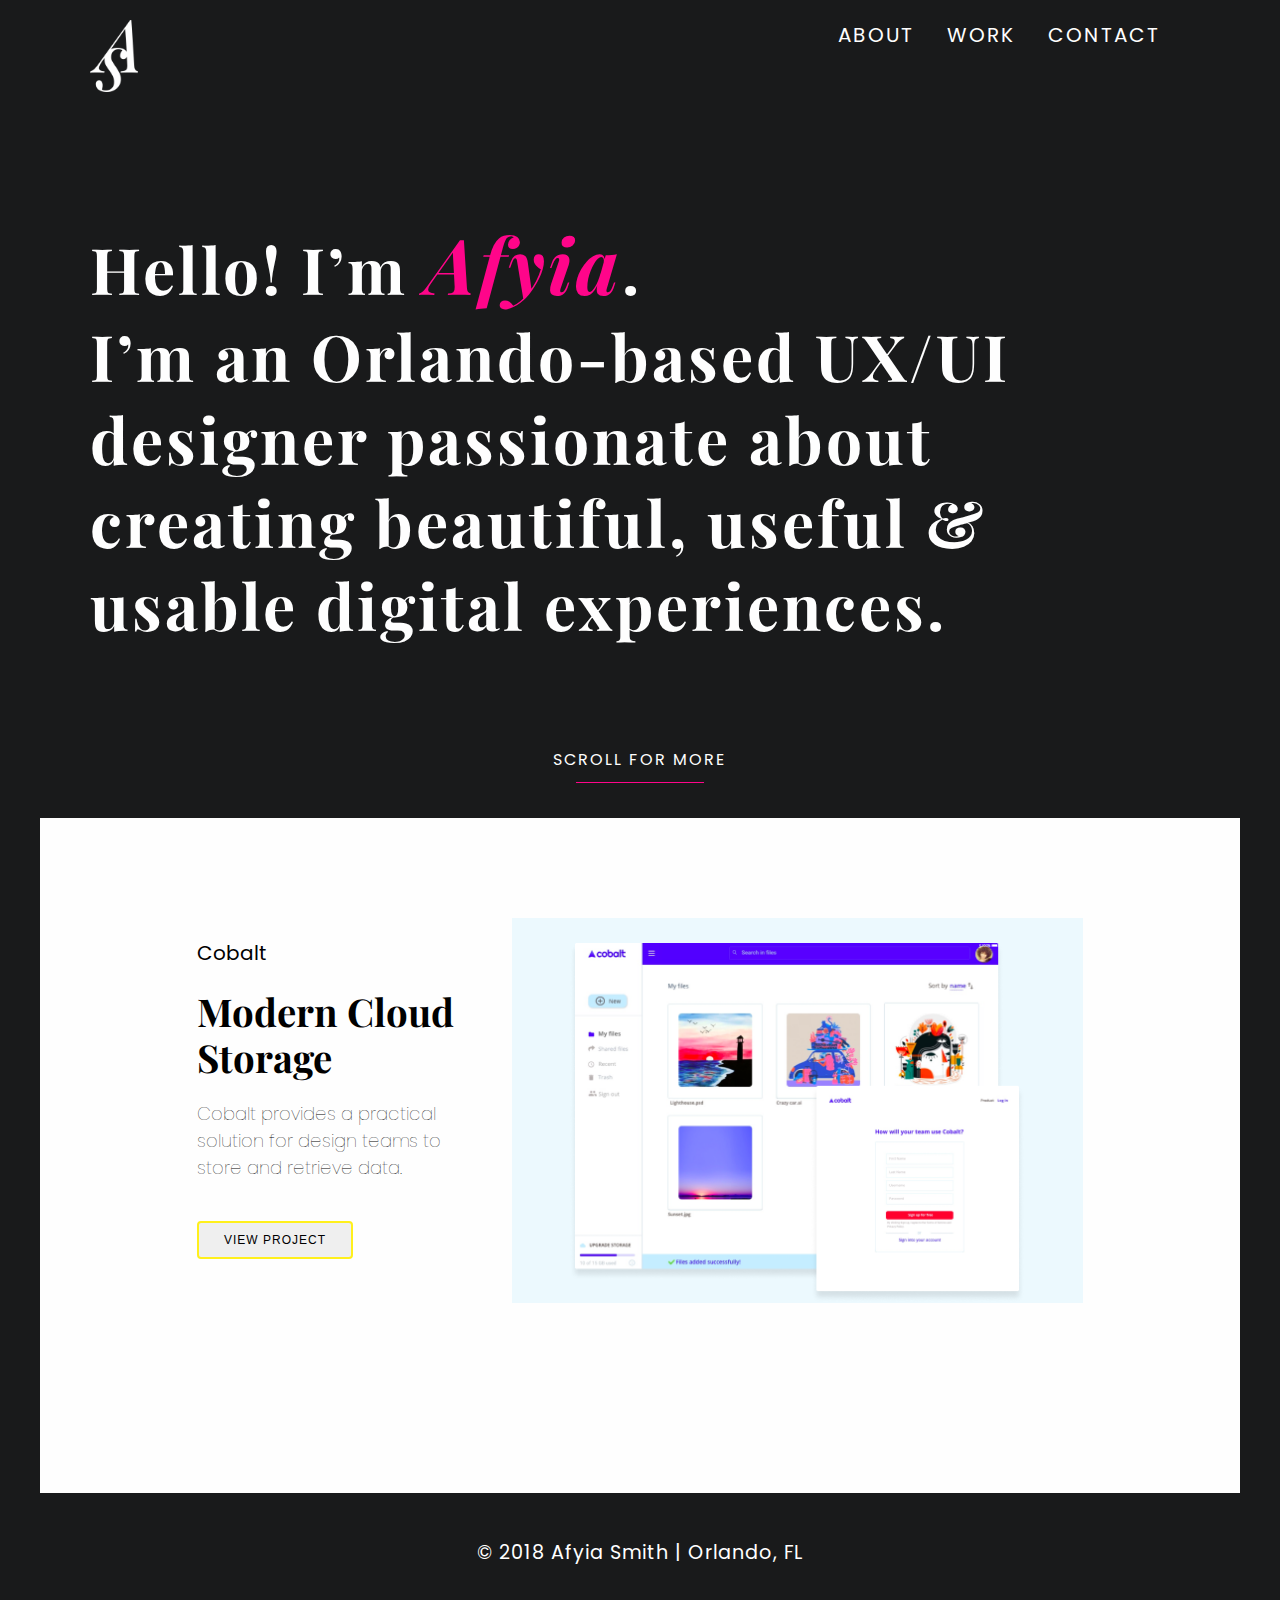
<file: index.html>
<!DOCTYPE html>
<html>
  <head>
    <meta charset="utf-8">
    <meta name="viewport" content="width=device-width, initial-scale=1">
    <title> Afyia Smith | UX/UI Designer </title>
    <link href="https://fonts.googleapis.com/css?family=Playfair+Display:700,900,900i|Poppins:300,500,600,700" rel="stylesheet">
    <link rel="stylesheet" href="css/reset.css">
    <link rel="stylesheet" href="css/style.css">
    <link rel="stylesheet" href="https://use.fontawesome.com/releases/v5.3.1/css/all.css" integrity="sha384-mzrmE5qonljUremFsqc01SB46JvROS7bZs3IO2EmfFsd15uHvIt+Y8vEf7N7fWAU" crossorigin="anonymous">
    <!-- Global site tag (gtag.js) - Google Analytics -->
    <script async src="https://www.googletagmanager.com/gtag/js?id=UA-128988347-1"></script>
    <script>
      window.dataLayer = window.dataLayer || [];
      function gtag(){dataLayer.push(arguments);}
      gtag('js', new Date());
      gtag('config', 'UA-128988347-1');
    </script>
  </head>
  <body id="page1">
    <div class="container">
      <header class="header-container">
        <nav class="navbar">
          <div class="logo">
              <a href="index.html"> <img src="images/as_logo.png" width="48" height="72" alt="afyia smith logo"></a>
          </div>
              <ul class="navbar-nav">
                <li><a href="about.html">About</a></li>
                <li><a href="project.html">Work</a></li>
                <li><a href="contact.html">Contact</a></li>
              </ul>
        </nav>
          <div class="header-text">
            <h1> Hello! I’m <span class="pink">Afyia</span>.<br /> I’m an Orlando-based UX/UI designer passionate about creating beautiful, useful & usable digital experiences.</h1>
          </div>
          <div class="more">
            <a href="#main-container">Scroll for more</a>
          </div>
      </header>
      <main id="main-container">
        <section class="home-project">
          <div class="home-project-copy">
            <h3>Cobalt</h3>
            <h2> Modern Cloud Storage</h2>
            <p>Cobalt provides a practical solution for design teams to store and retrieve data.</p>
          <a href="project.html"><button>View Project</button></a>
          </div>
          <div class="home-project-img">
            <img src="images/cobalt_image.png" alt="cobalt image"/>
          </div>
        </section>
      </main>
    <footer>
          <section class="footer-content">
            <div class="footer-links">
              <a href="mailto:afyiasmith@gmail.com" target="_blank"><i class="far fa-envelope"></i></a>
              <a href="https://twitter.com/afyiasmith" target="_blank"><i class="fab fa-twitter"></i></a>
              <a href="https://www.linkedin.com/in/afyiasmith/" target="_blank"><i class="fab fa-linkedin-in"></i></a>
              <a href="https://github.com/afyia" target="_blank"><i class="fab fa-github"></i></a>
            </div>
            <div class="copyright">
              <p>&copy; 2018 Afyia Smith |  Orlando, FL</p>
            </div>
          </section>
      </footer>
   </div>
  </body>
</html>
</file>
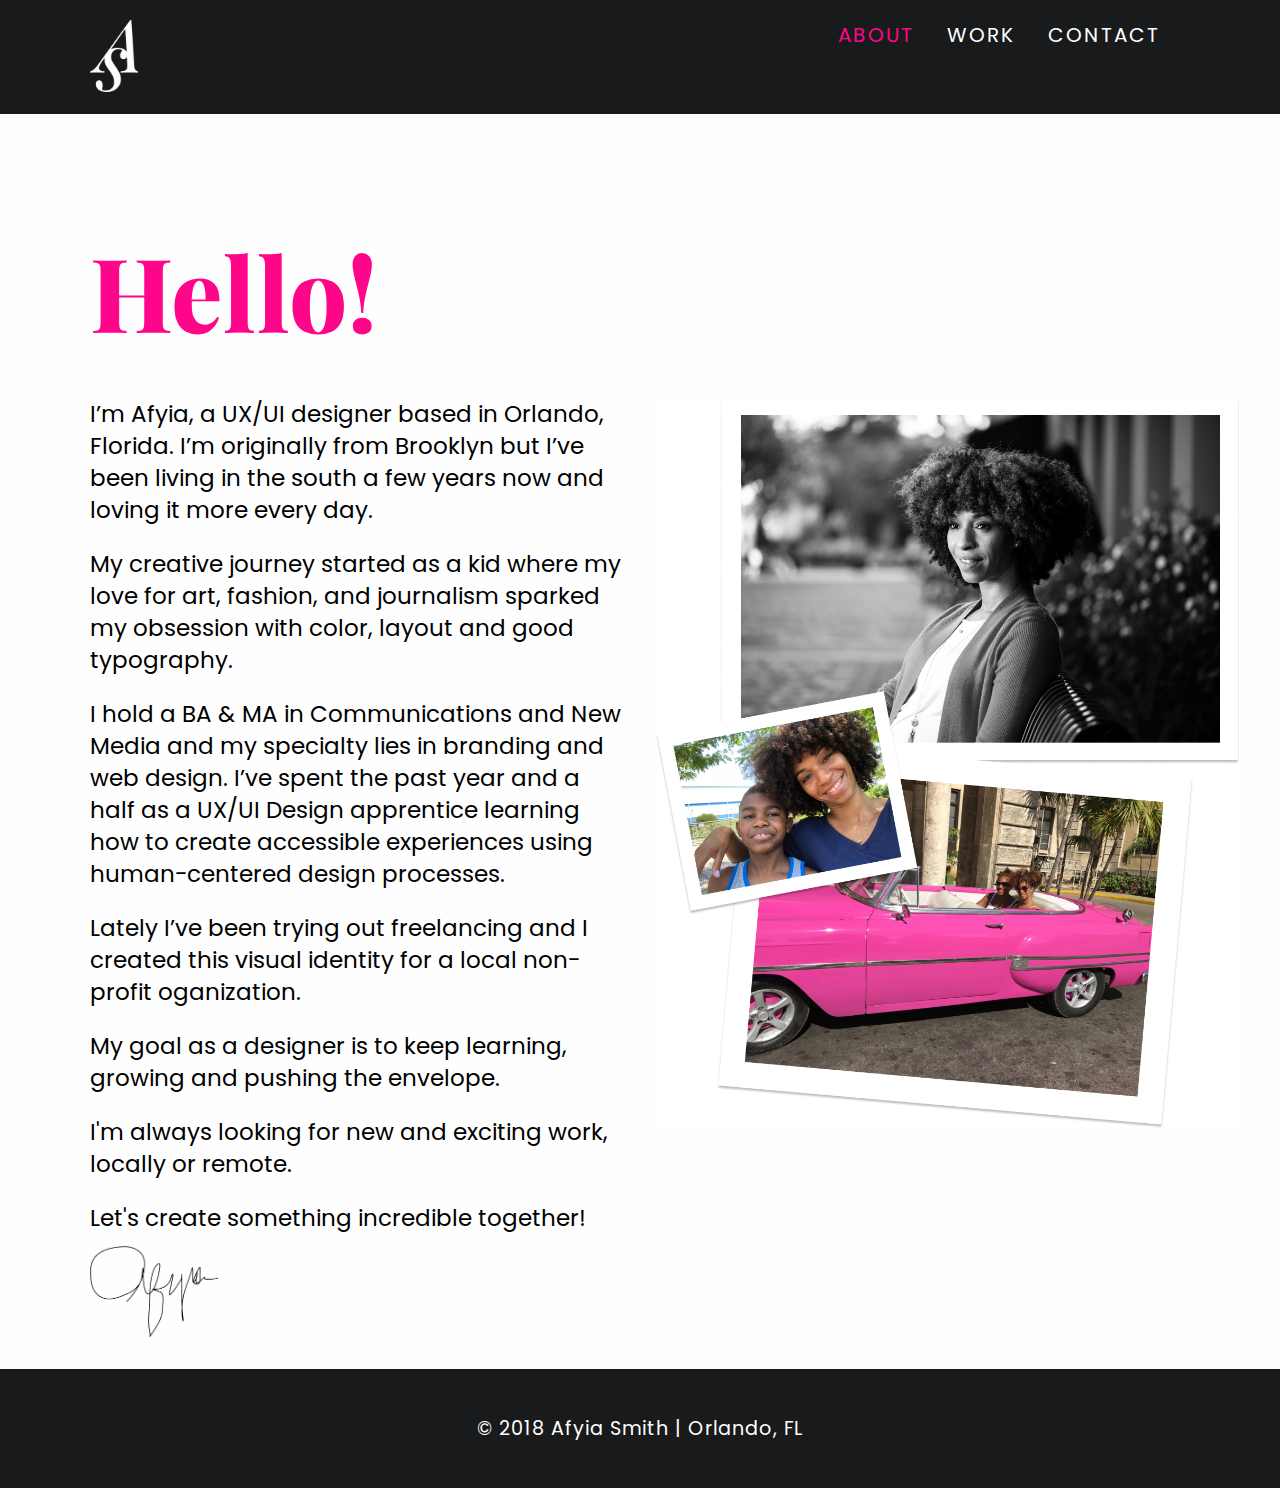
<file: about.html>
<!DOCTYPE html>
<html>
  <head>
    <meta charset="utf-8" />
    <meta name="viewport" content="width=device-width, initial-scale=1">
    <title> Afyia Smith | UX/UI Designer </title>
    <link href="https://fonts.googleapis.com/css?family=Playfair+Display|Poppins" rel="stylesheet">
    <link href="https://fonts.googleapis.com/css?family=Playfair+Display:900i" rel="stylesheet">
    <link href="https://fonts.googleapis.com/css?family=Playfair+Display:700,900" rel="stylesheet">
    <link href="https://fonts.googleapis.com/css?family=Poppins:300,500,600,700" rel="stylesheet">
    <link rel="stylesheet" href="css/reset.css">
    <link rel="stylesheet" href="css/style.css">
    <link rel="stylesheet" href="https://use.fontawesome.com/releases/v5.3.1/css/all.css" integrity="sha384-mzrmE5qonljUremFsqc01SB46JvROS7bZs3IO2EmfFsd15uHvIt+Y8vEf7N7fWAU" crossorigin="anonymous">
    <!-- Global site tag (gtag.js) - Google Analytics -->
    <script async src="https://www.googletagmanager.com/gtag/js?id=UA-128988347-1"></script>
    <script>
      window.dataLayer = window.dataLayer || [];
      function gtag(){dataLayer.push(arguments);}
      gtag('js', new Date());
      gtag('config', 'UA-128988347-1');
    </script>
  </head>
  <body id="page3">
    <div class="container">
      <header class="header-container">
        <nav class="navbar">
          <div class="logo">
              <a href="index.html"> <img src="images/as_logo.png" width="48" height="72" alt="afyia smith logo"></a>
          </div>
            <ul class="navbar-nav">
              <li><a href="#" class="pk">About</a></li>
              <li><a href="project.html">Work</a></li>
              <li><a href="contact.html">Contact</a></li>
            </ul>
        </nav>
      </header>
      <main>
        <section>
         <div class="hello">
          <h1>Hello!</h1>
         </div>
          <div class="bio-container">
        <div class="bio-content">
            <p class="double-space">
            I’m Afyia, a <strong> UX/UI </strong> designer based in Orlando, Florida. I’m originally from Brooklyn but I’ve been living in the south a few years now and loving it more every day.
            </p>
            <br>
            <p class="double-space"> My creative journey started as a kid where my love for art, fashion, and journalism sparked my obsession with color, layout and good typography. </p>
            <br>
            <p class="double-space"> I hold a BA & MA in Communications and New Media and my specialty lies in branding and web design. I’ve spent the past year and a half as a UX/UI Design apprentice learning how to create
              accessible experiences using human-centered design processes.</p>
            <br>
            <p class="double-space"> Lately I’ve been trying out freelancing and I created <a href="https://www.figma.com/proto/BPDdEgpPK8En3IWOOTFhAI6J/Autism-Gym-Brand-Guidelines?node-id=20%3A0&scaling=scale-down" target="_blank"><i>this visual identity</i></a>
              for a local non-profit oganization.</p>
            <br>
            <p class="double-space"> My goal as a designer is to keep learning, growing and pushing the envelope.</p>
            <br>
            <p class="double-space"> I'm always looking for new and exciting work, locally or remote. </p>
            <br>
            <p class="double-space"> Let's create something incredible together!</p>
            <img src="images/signature_img.png" width="128" height="91" alt="afyia signature"/>
          </div>
          <div class="bio-pics">
            <img src="images/group-pics-3.jpg" width="668" height="1007" alt="afyia images"/>
          </div>
        </div>
      </section>
      </main>
      <footer>
          <section class="footer-content">
            <div class="footer-links">
              <a href="mailto:afyiasmith@gmail.com" target="_blank"><i class="far fa-envelope"></i></a>
              <a href="https://twitter.com/afyiasmith" target="_blank"><i class="fab fa-twitter"></i></a>
              <a href="https://www.linkedin.com/in/afyiasmith/" target="_blank"><i class="fab fa-linkedin-in"></i></a>
              <a href="https://github.com/afyia" target="_blank"><i class="fab fa-github"></i></a>
            </div>
            <div class="copyright">
              <p>&copy; 2018 Afyia Smith |  Orlando, FL</p>
            </div>
          </section>
      </footer>
    </div>
  </body>
</html>
</file>
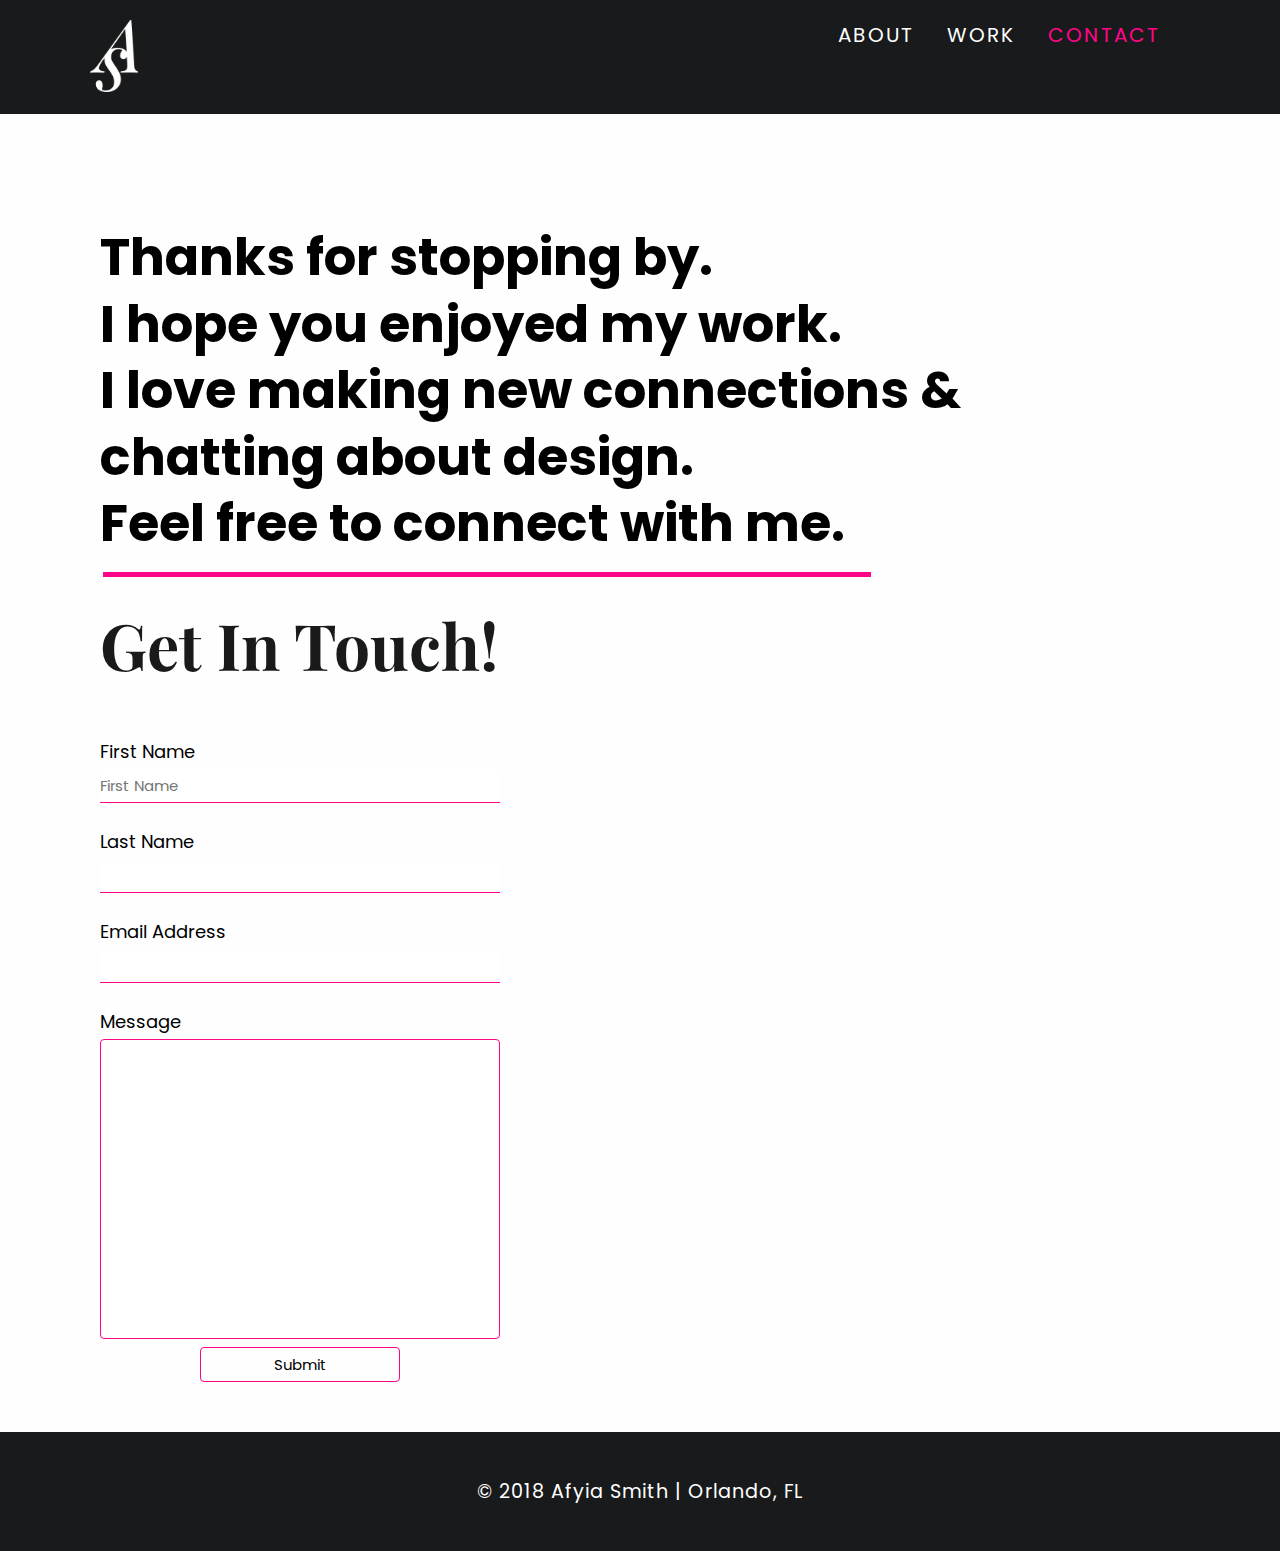
<file: contact.html>
<!DOCTYPE html>
<html>
  <head>
    <meta charset="utf-8" />
    <meta name="viewport" content="width=device-width, initial-scale=1">
    <title> Afyia Smith | UX/UI Designer </title>
    <link href="https://fonts.googleapis.com/css?family=Playfair+Display|Poppins" rel="stylesheet">
    <link href="https://fonts.googleapis.com/css?family=Playfair+Display:900i" rel="stylesheet">
    <link href="https://fonts.googleapis.com/css?family=Playfair+Display:700,900" rel="stylesheet">
    <link href="https://fonts.googleapis.com/css?family=Poppins:300,500,600,700" rel="stylesheet">
    <link rel="stylesheet" href="css/reset.css">
    <link rel="stylesheet" href="css/style.css">
    <link rel="stylesheet" href="https://use.fontawesome.com/releases/v5.3.1/css/all.css" integrity="sha384-mzrmE5qonljUremFsqc01SB46JvROS7bZs3IO2EmfFsd15uHvIt+Y8vEf7N7fWAU" crossorigin="anonymous">
    <!-- Global site tag (gtag.js) - Google Analytics -->
    <script async src="https://www.googletagmanager.com/gtag/js?id=UA-128988347-1"></script>
    <script>
      window.dataLayer = window.dataLayer || [];
      function gtag(){dataLayer.push(arguments);}
      gtag('js', new Date());
      gtag('config', 'UA-128988347-1');
    </script>
  </head>
  <body id="page4">
    <div class="container">
      <header class="header-container">
        <nav class="navbar">
          <div class="logo">
              <a href="index.html"> <img src="images/as_logo.png" width="48" height="72" alt="afyia smith logo"></a>
          </div>
            <ul class="navbar-nav">
              <li><a href="about.html">About</a></li>
              <li><a href="project.html">Work</a></li>
              <li><a href="contact.html" class="pk">Contact</a></li>
            </ul>
        </nav>
      </header>
      <main>
      <section class= "contact-container">
      <div class="form">
        <h2>Thanks for stopping by.
          <br>
          I hope you enjoyed my work.
          <br>
          I love making new connections & chatting about design.
          <br>
          Feel free to connect with me.</h2>
      </div>
      <div class="linebreak"></div>
      <h1> Get In Touch!</h1>
      <!---<p> <a href="mailto:afyiasmith@gmail.com" target="_blank">afyiasmith@gmail.com</a></p>
      </section> -->
      <form class="contact-form" action="https://formcarry.com/s/eAlYRQ51Foc" method="POST" accept-charset="UTF-8" >
      <label>First Name</label><input type="name" class="fname" placeholder="First Name">
      <label for="lname">Last Name</label><input type="name" class="lname">
      <label for="email">Email Address</label><input type="email" class="email">
      <label for="msg">Message</label><input type="message" class="msg">
      <input type="hidden" name="_gotcha"><!-- use this to prevent spam -->
      <input type="submit" value="Submit" name="submit">
    </form>
      </main>
    <footer>
        <section class="footer-content">
          <div class="footer-links">
            <a href="mailto:afyiasmith@gmail.com" target="_blank"><i class="far fa-envelope"></i></a>
            <a href="https://twitter.com/afyiasmith" target="_blank"><i class="fab fa-twitter"></i></a>
            <a href="https://www.linkedin.com/in/afyiasmith/" target="_blank"><i class="fab fa-linkedin-in"></i></a>
            <a href="https://github.com/afyia" target="_blank"><i class="fab fa-github"></i></a>
          </div>
          <div class="copyright">
            <p>&copy; 2018 Afyia Smith |  Orlando, FL</p>
          </div>
        </section>
    </footer>
  </div>
</body>
</html>
</file>
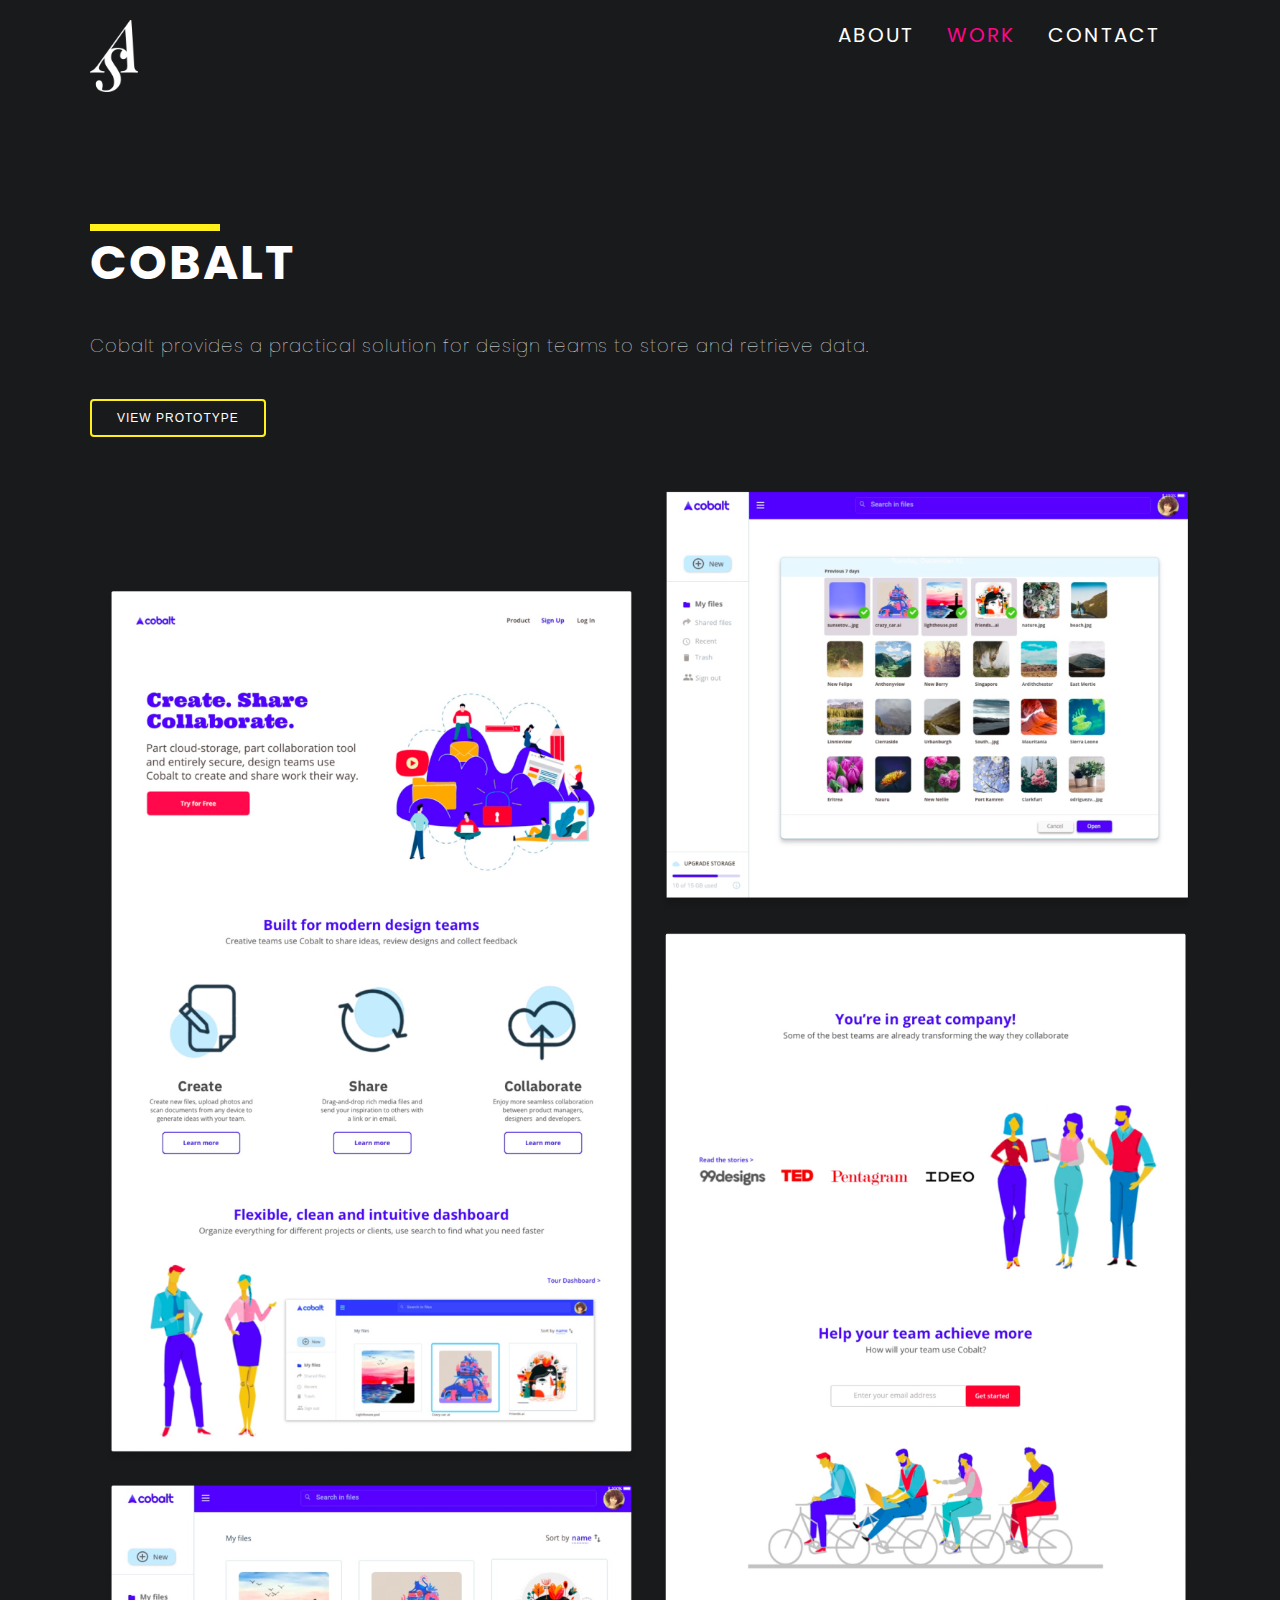
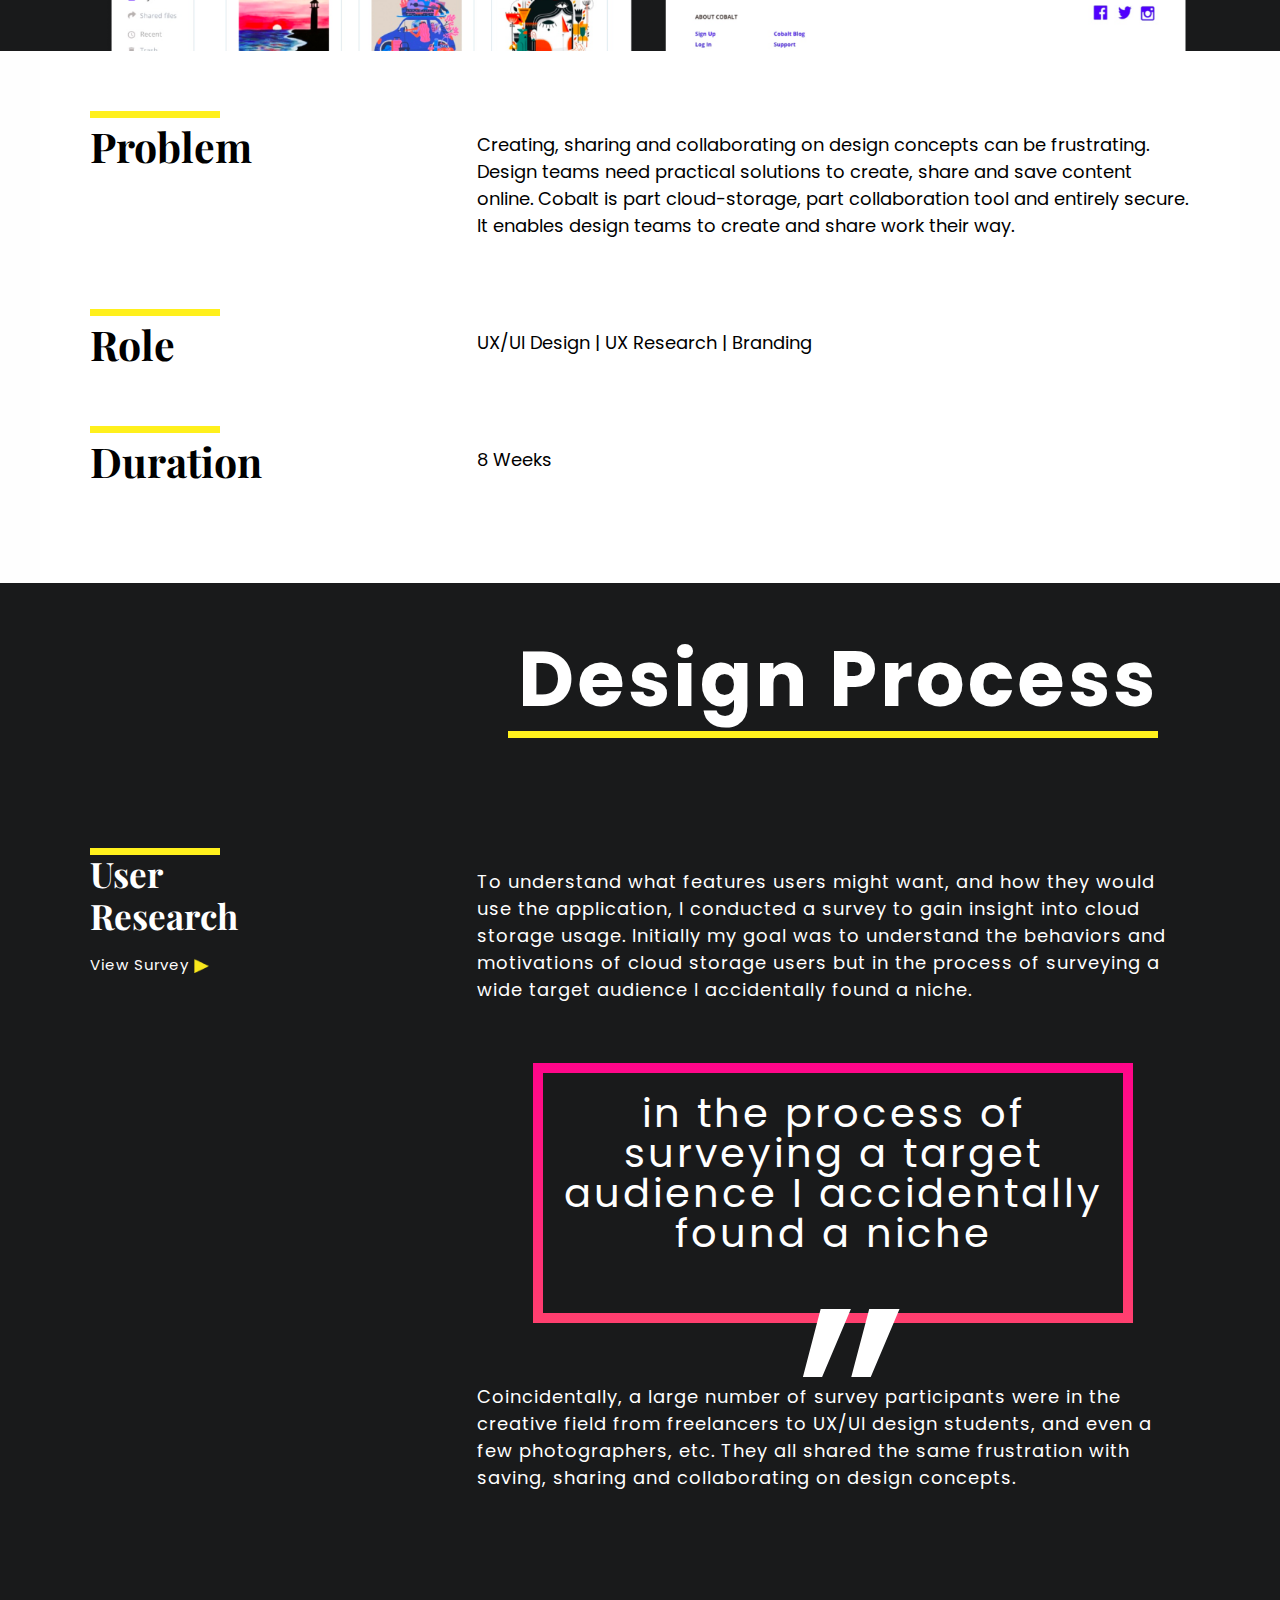
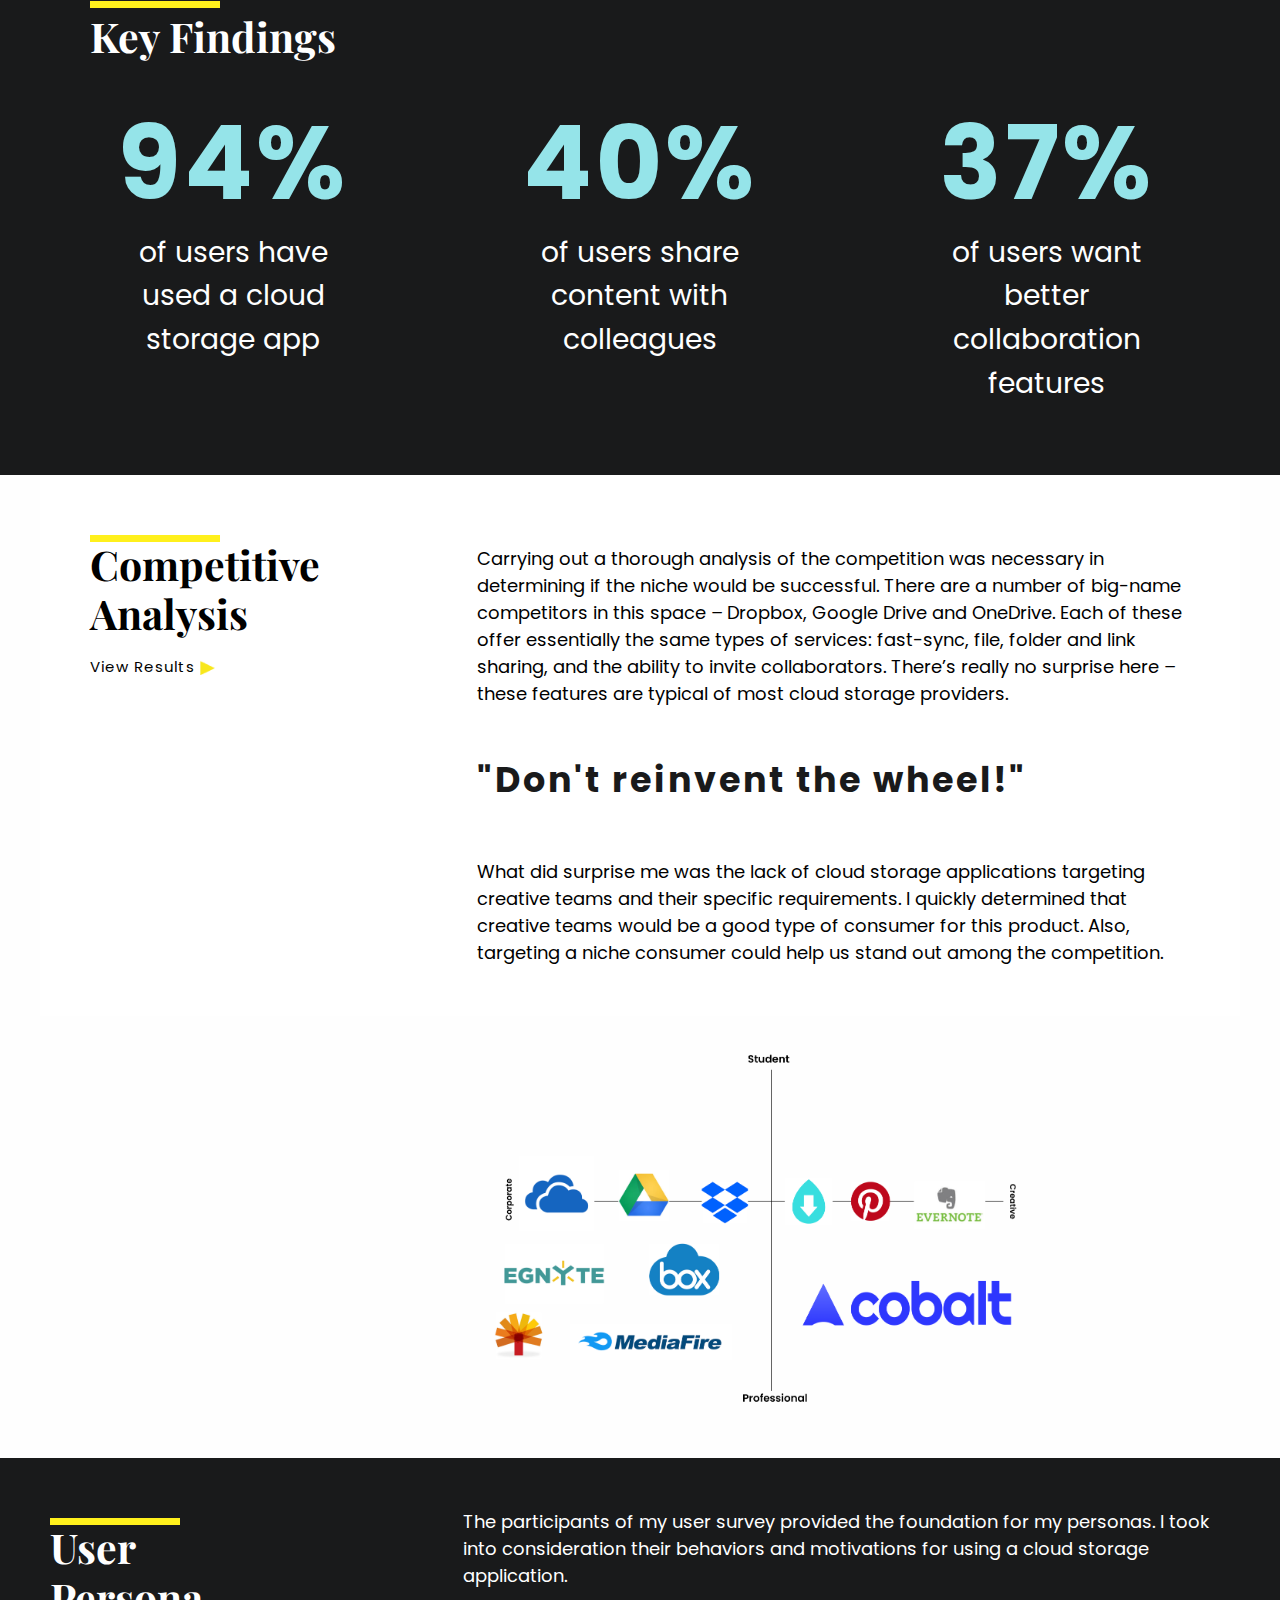
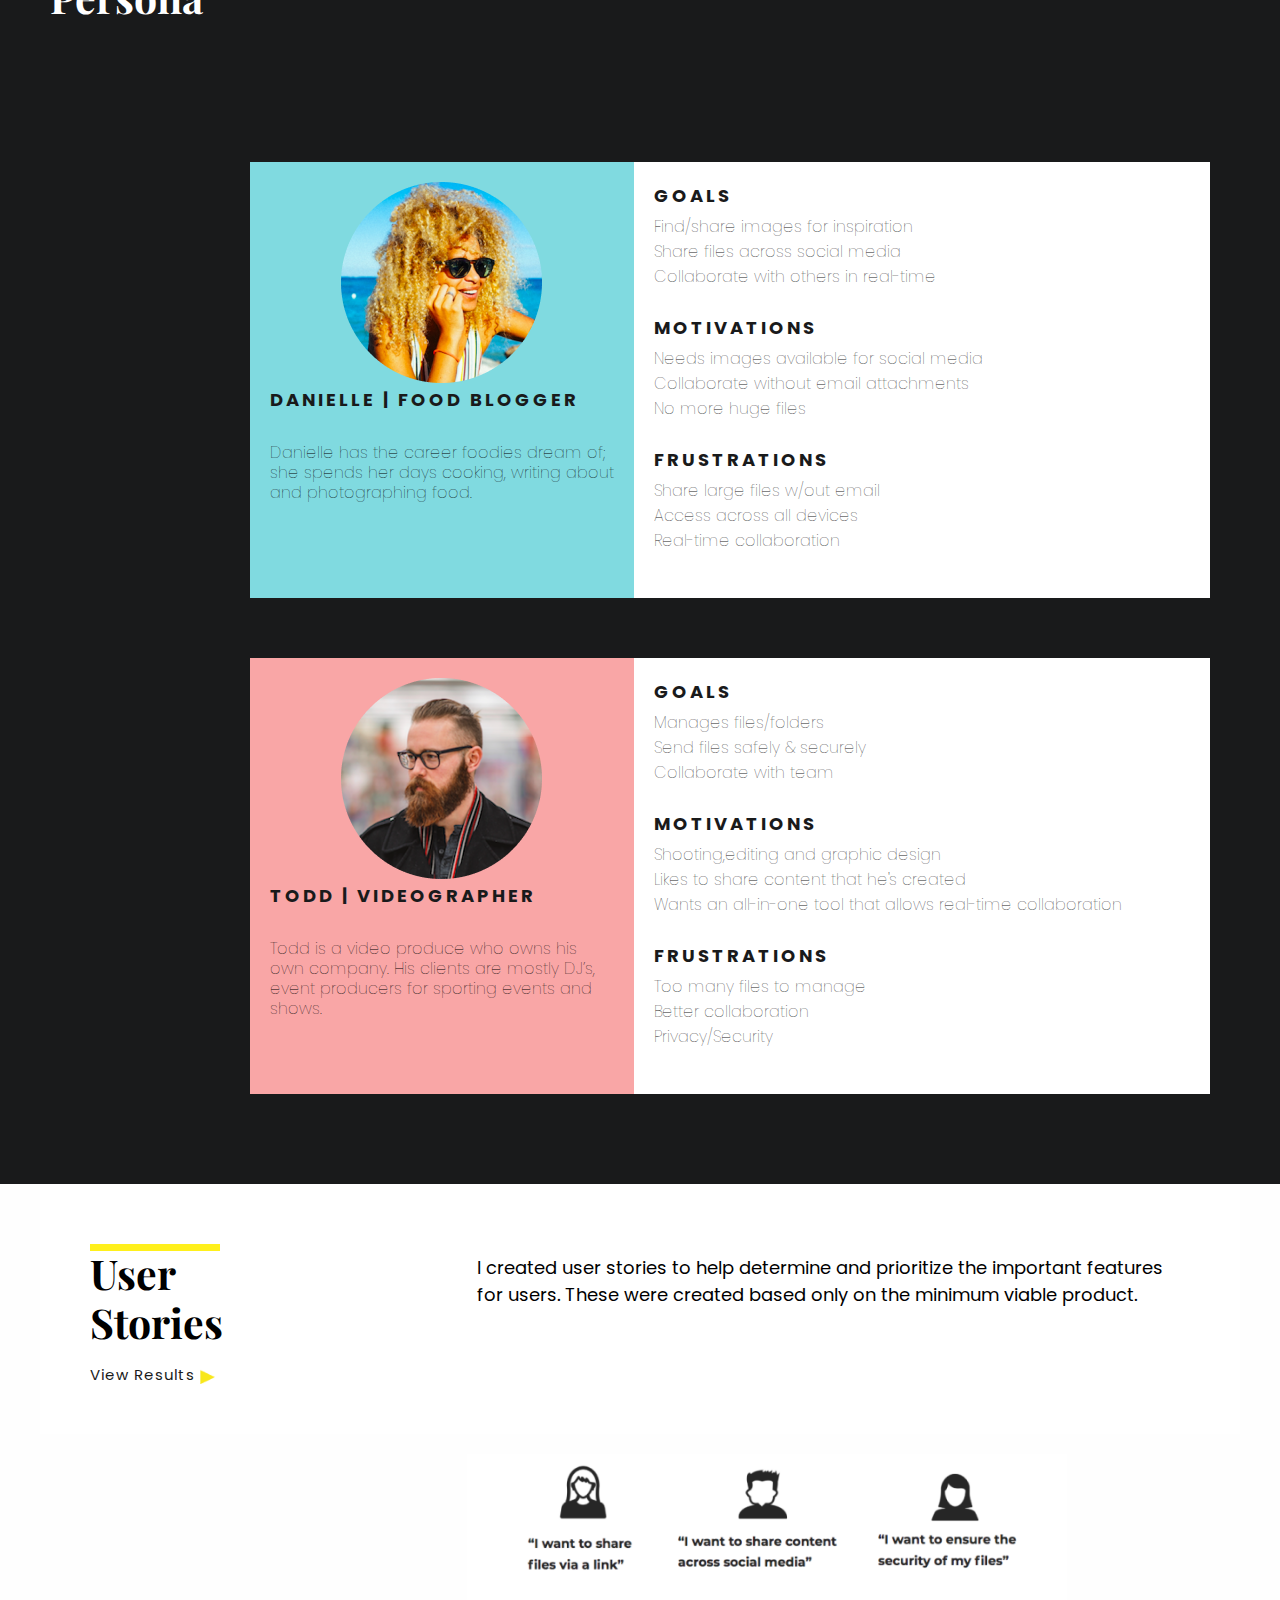
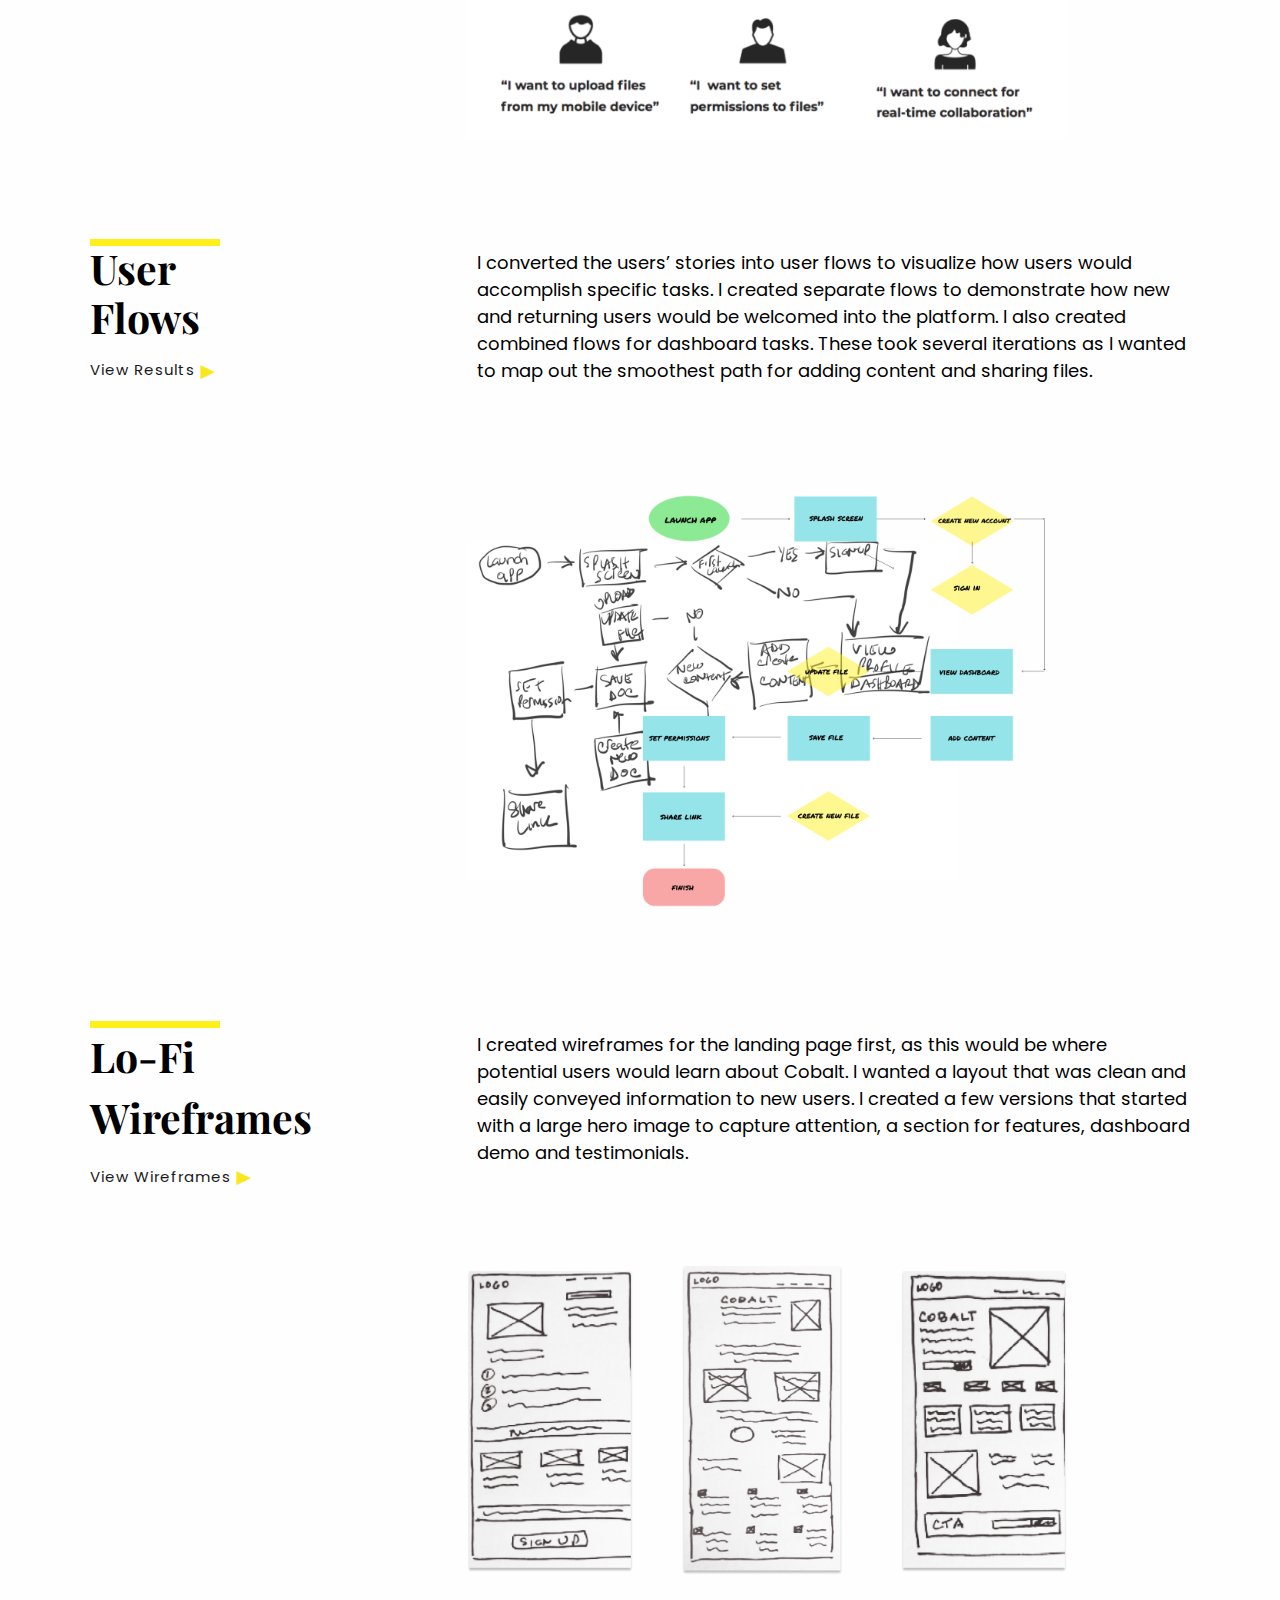
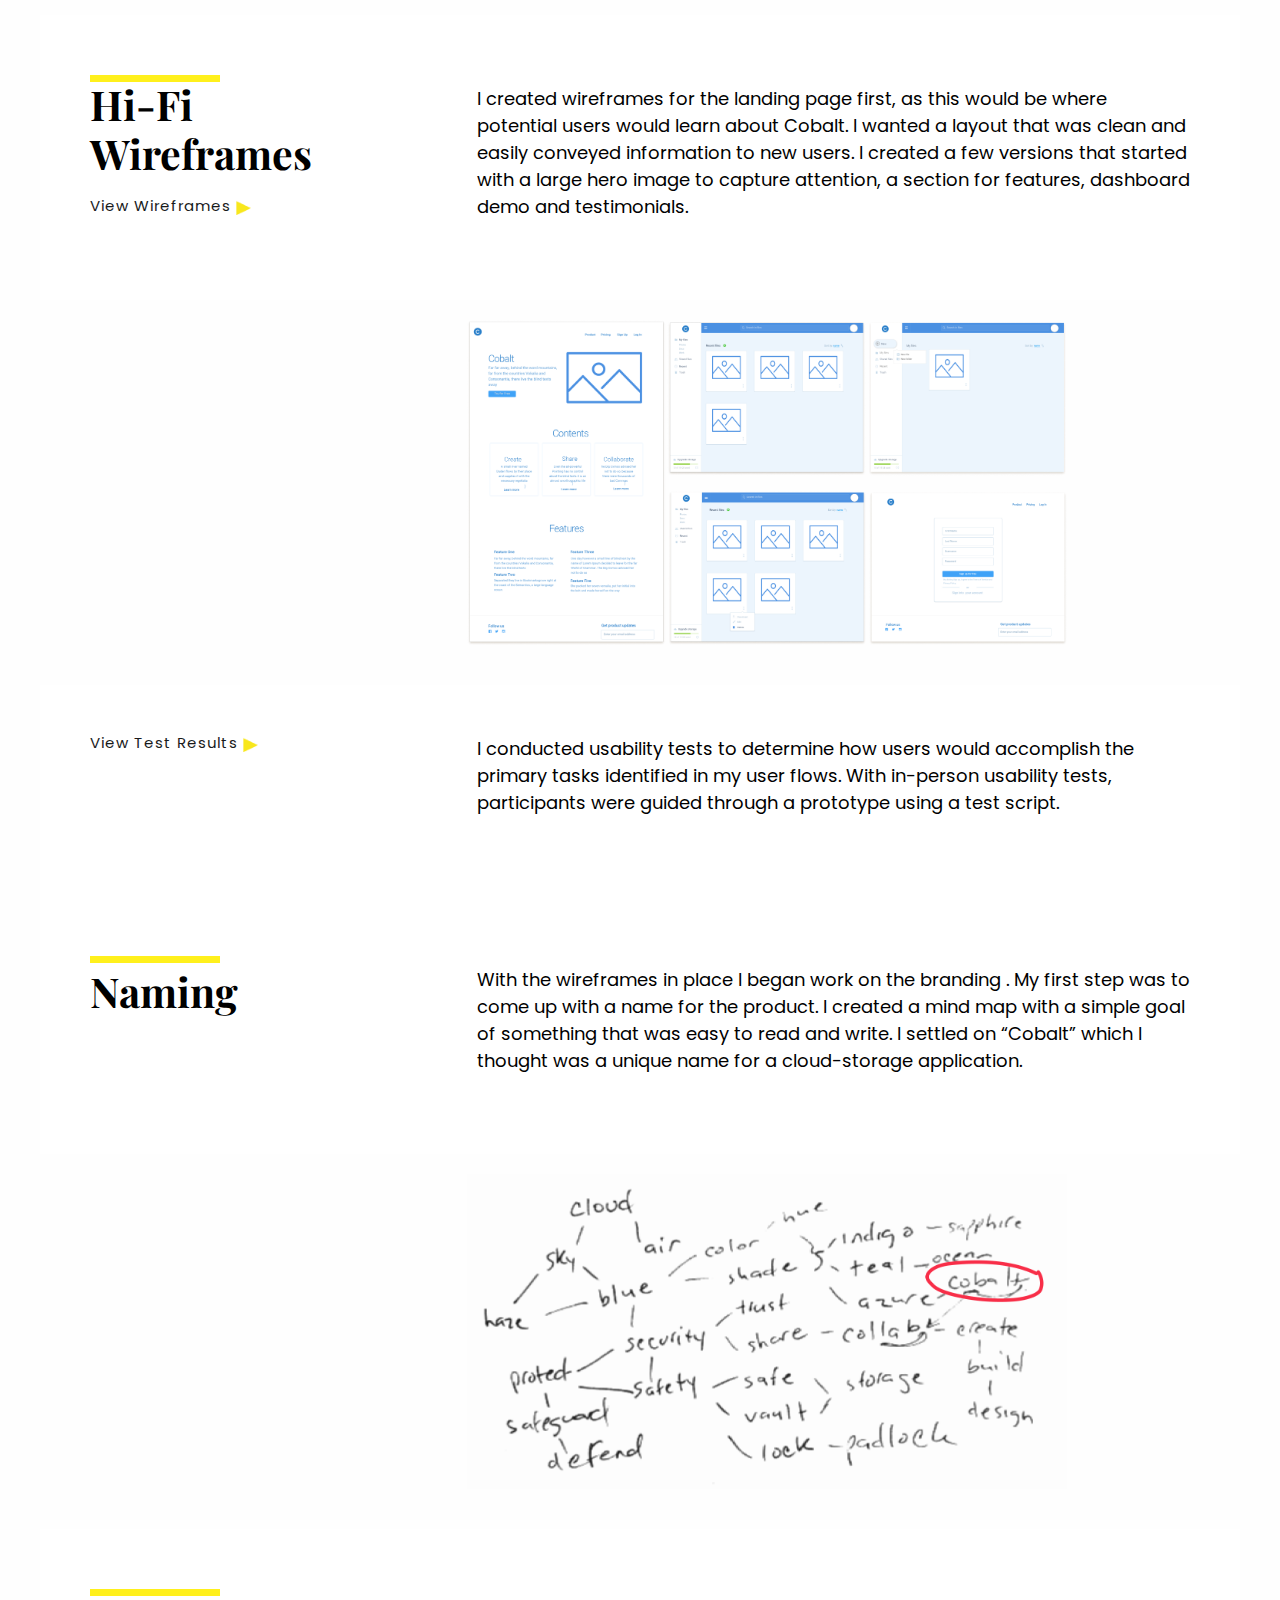
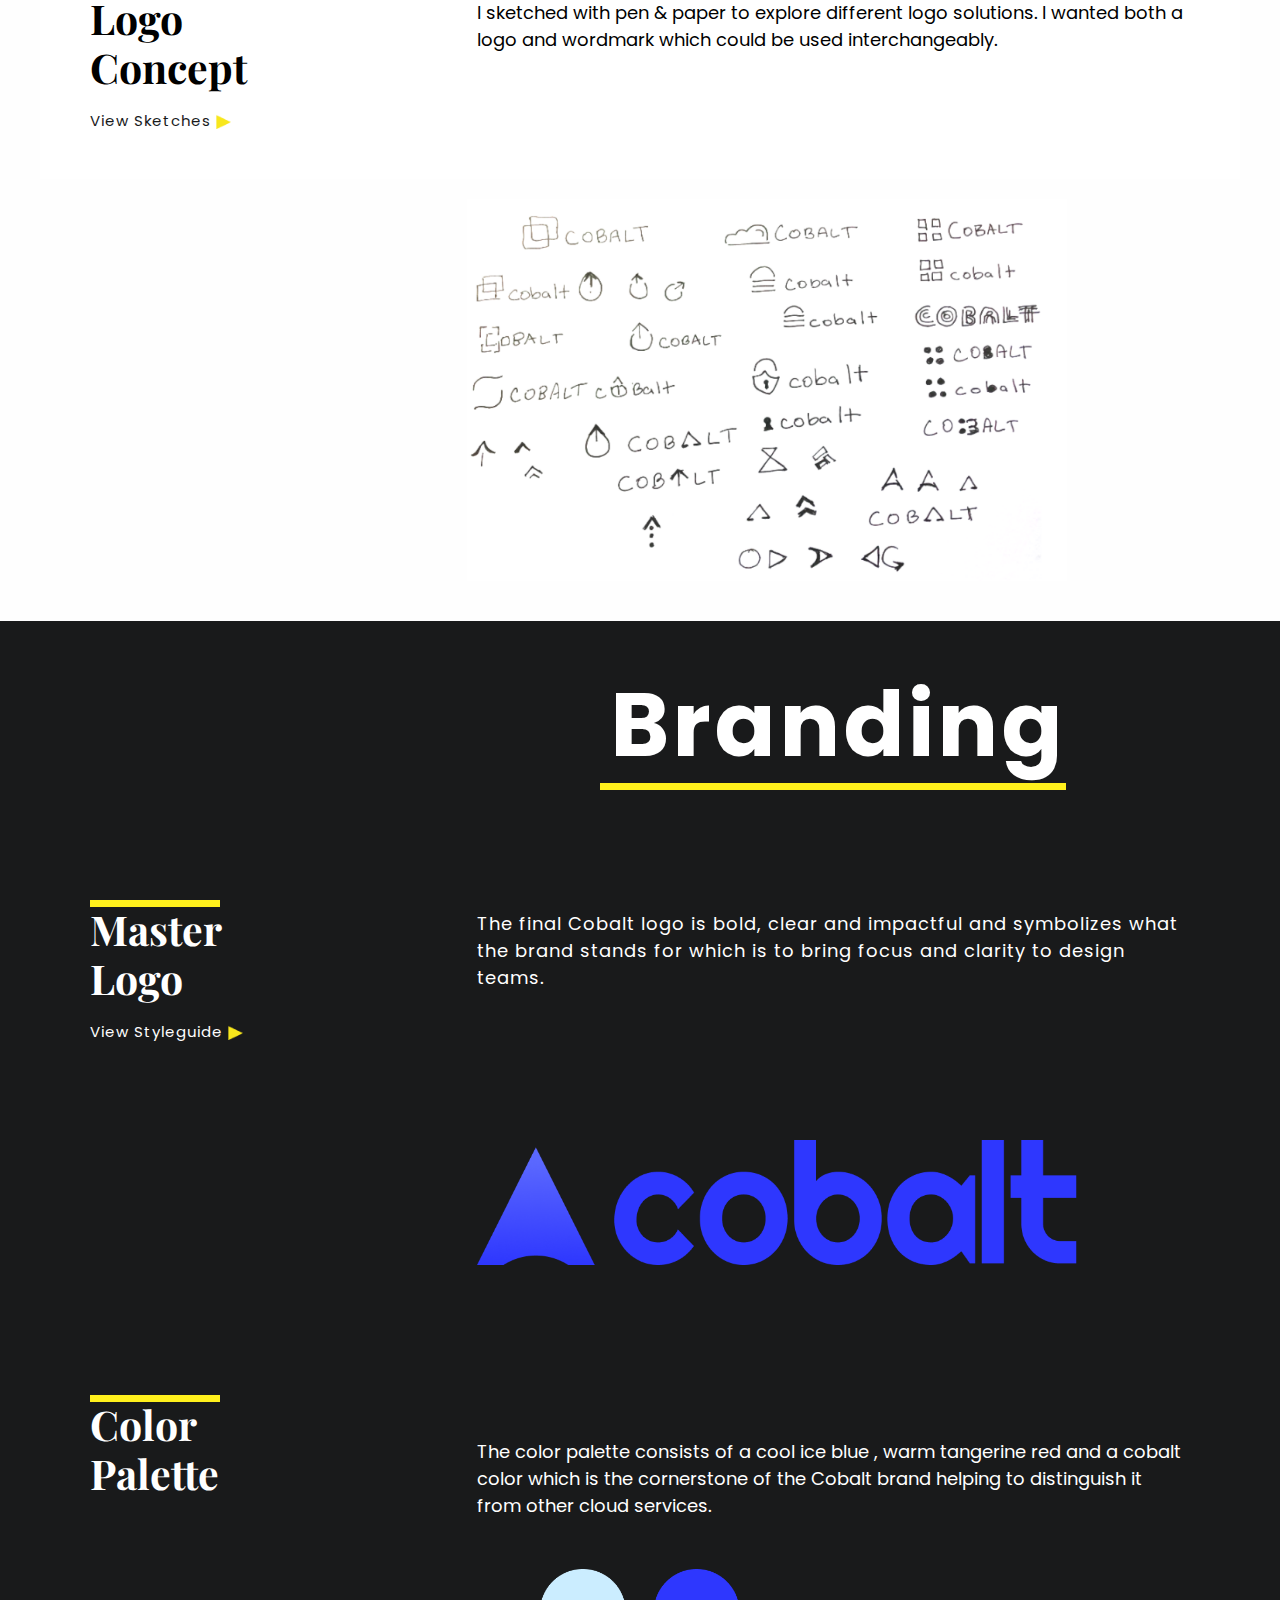
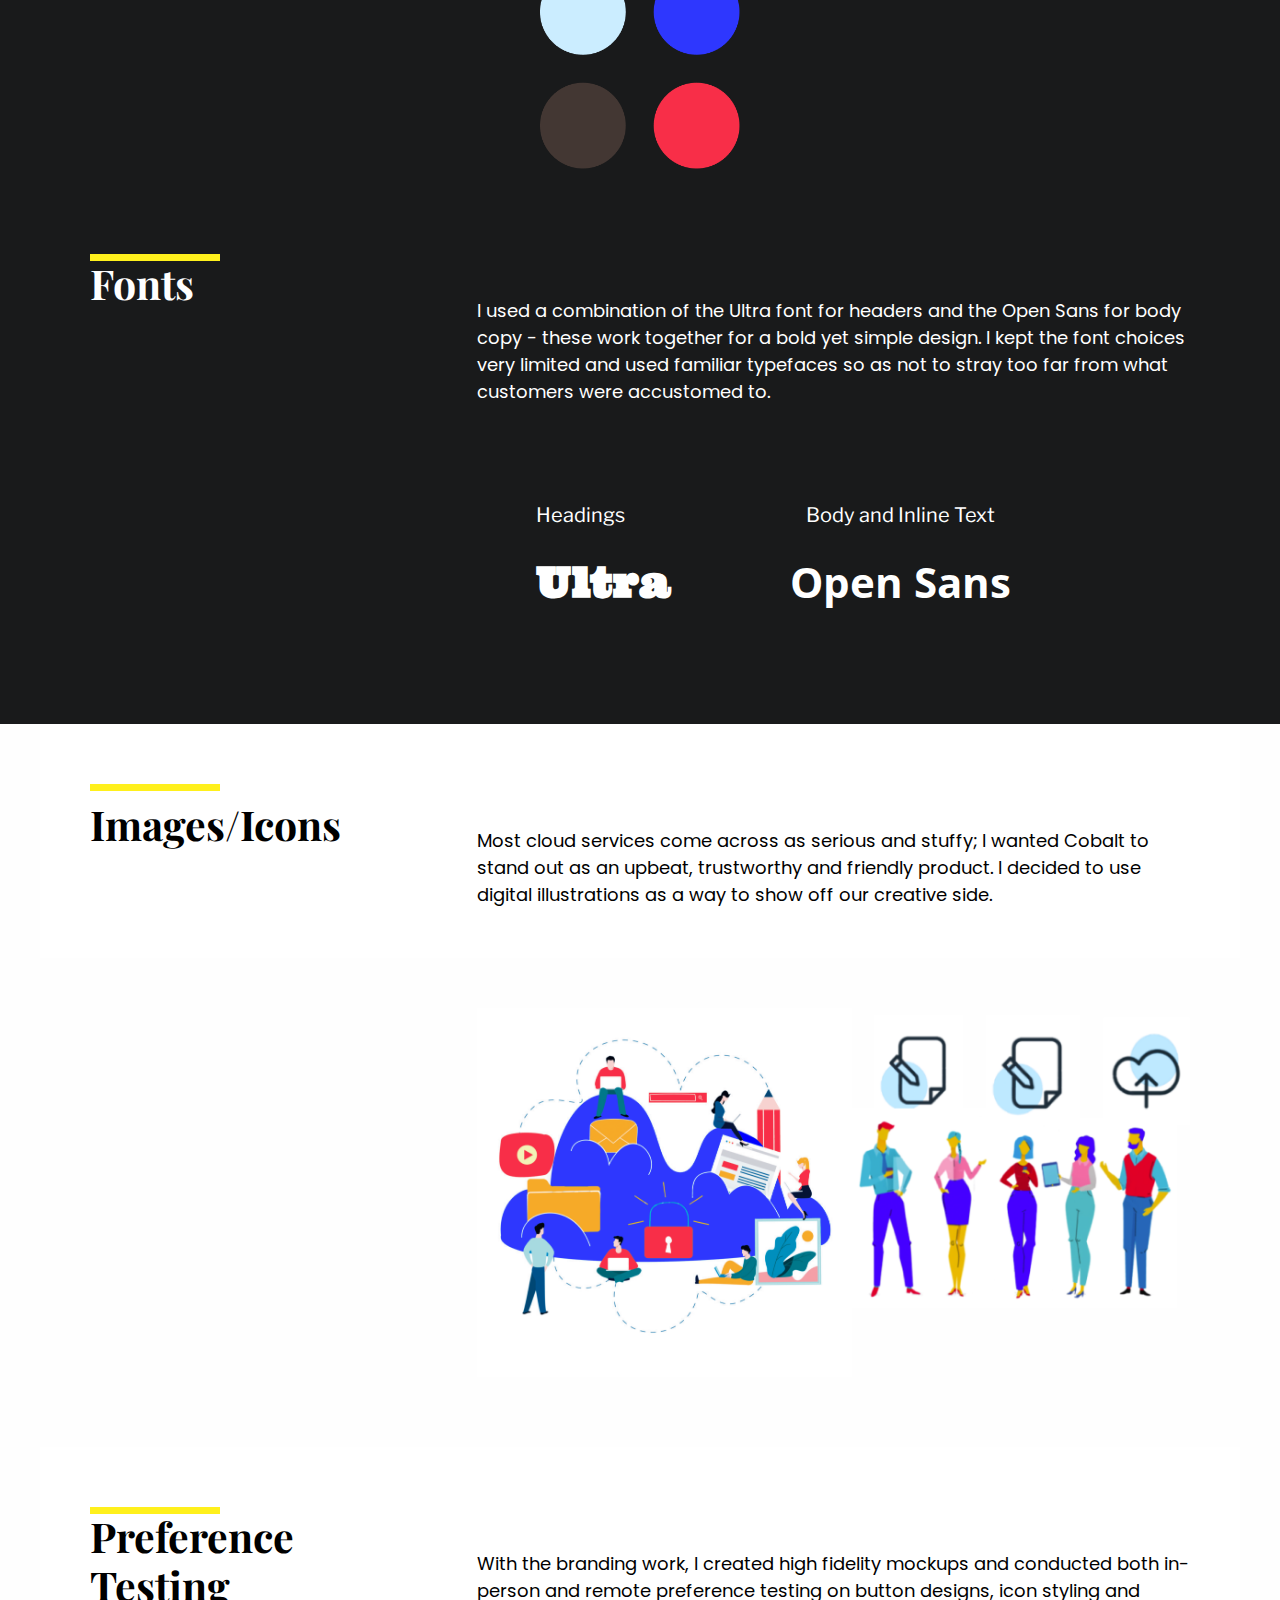
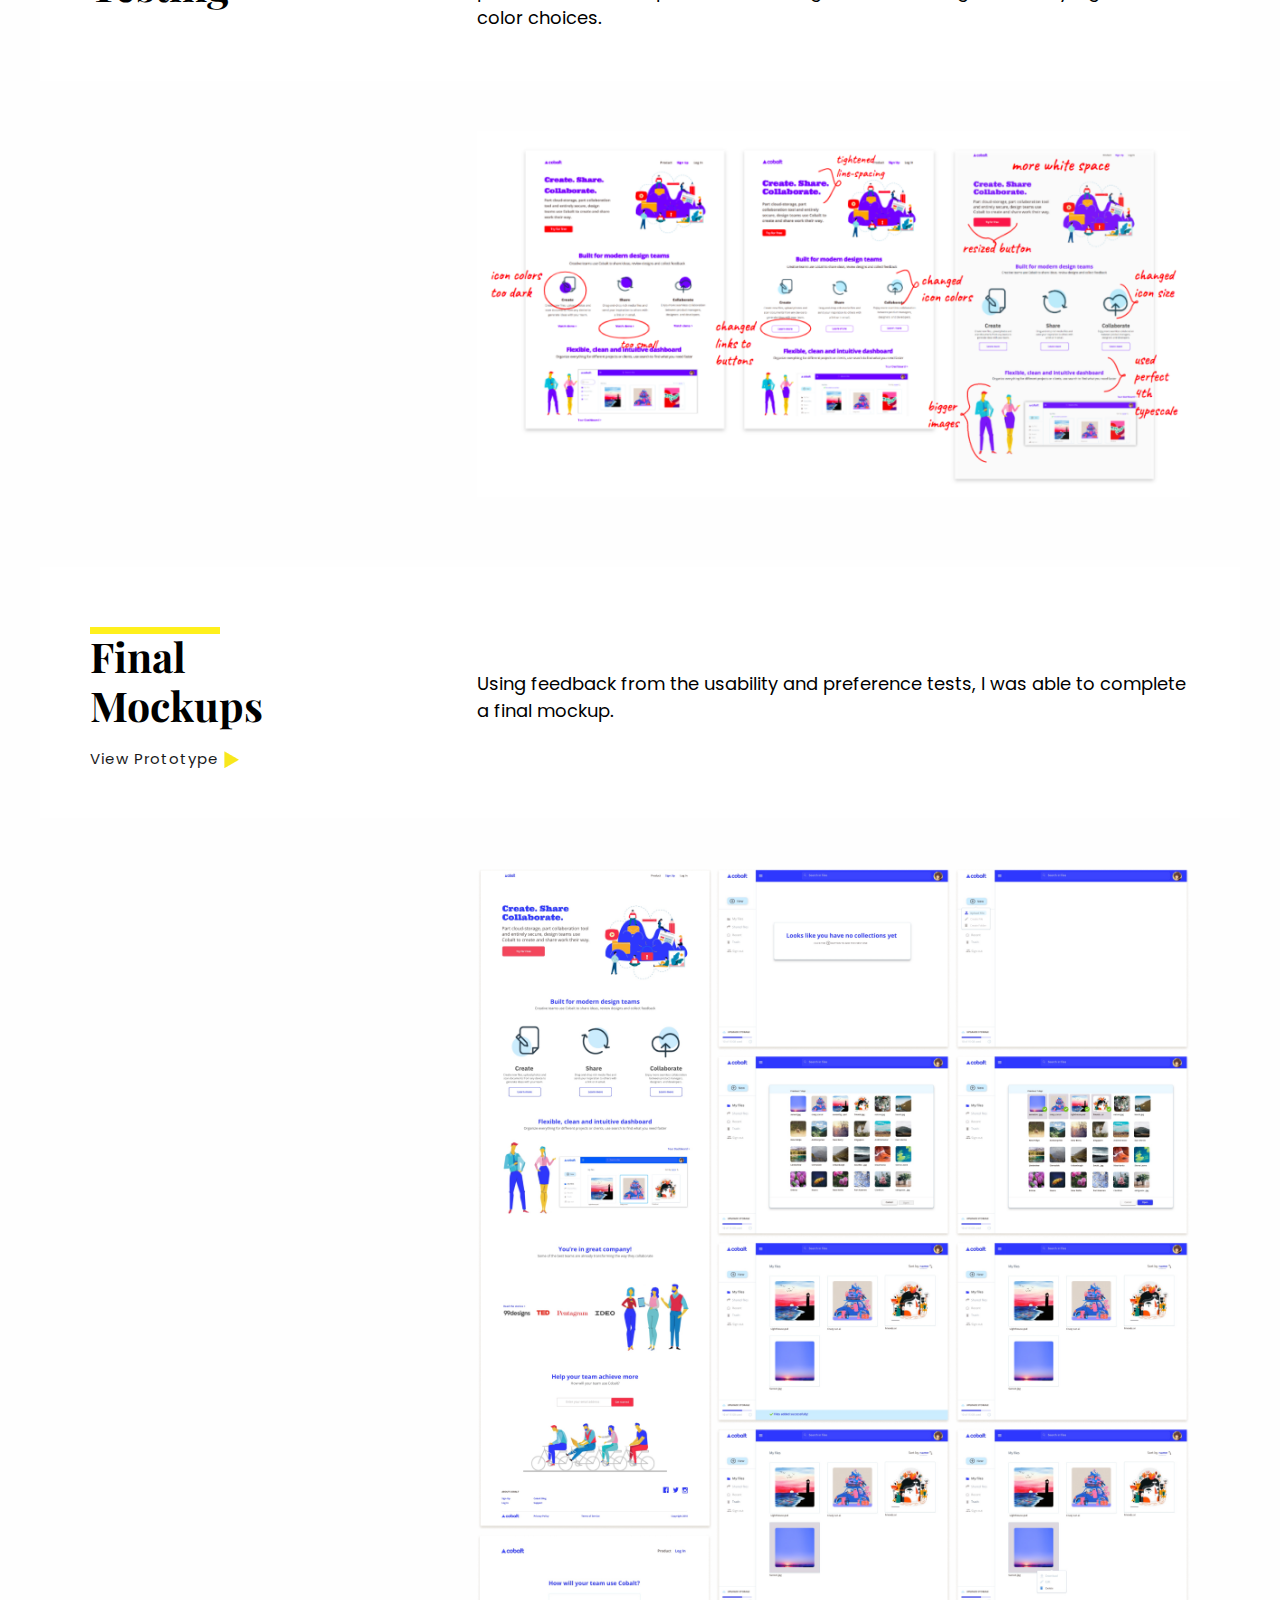
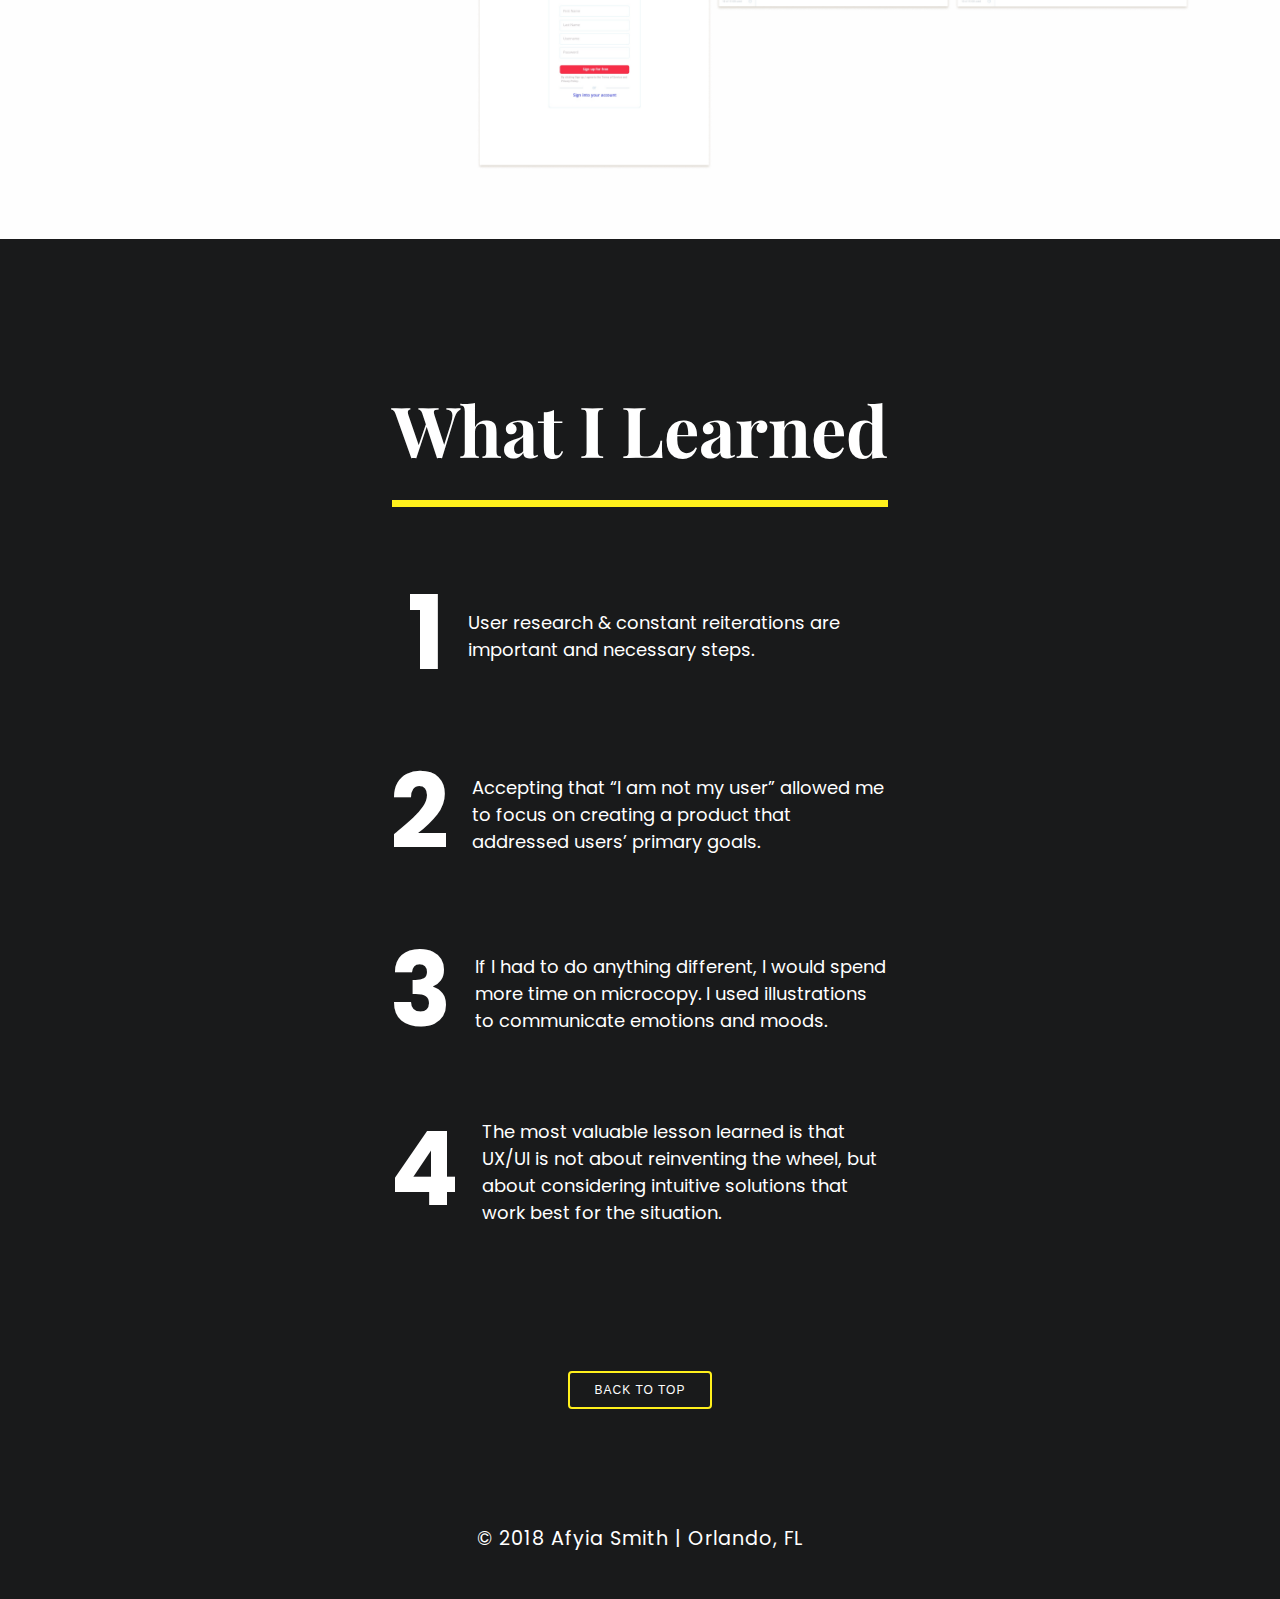
<file: project.html>
<!DOCTYPE html>
<html>
  <head>
    <meta charset="utf-8">
    <meta name="viewport" content="width=device-width, initial-scale=1">
    <title> Afyia Smith | UX/UI Designer </title>
    <link href="https://fonts.googleapis.com/css?family=Playfair+Display|Poppins" rel="stylesheet">
    <link href="https://fonts.googleapis.com/css?family=Playfair+Display:900i" rel="stylesheet">
    <link href="https://fonts.googleapis.com/css?family=Playfair+Display:700,900" rel="stylesheet">
    <link href="https://fonts.googleapis.com/css?family=Poppins:300,500,600,700" rel="stylesheet">
    <link href="https://fonts.googleapis.com/css?family=Libre+Franklin|Open+Sans:400,600|Ultra" rel="stylesheet">
    <link rel="stylesheet" href="css/reset.css">
    <link rel="stylesheet" href="css/style.css">
    <link rel="stylesheet" href="https://use.fontawesome.com/releases/v5.3.1/css/all.css" integrity="sha384-mzrmE5qonljUremFsqc01SB46JvROS7bZs3IO2EmfFsd15uHvIt+Y8vEf7N7fWAU" crossorigin="anonymous">
    <!-- Global site tag (gtag.js) - Google Analytics -->
    <script async src="https://www.googletagmanager.com/gtag/js?id=UA-128988347-1"></script>
    <script>
      window.dataLayer = window.dataLayer || [];
      function gtag(){dataLayer.push(arguments);}
      gtag('js', new Date());
      gtag('config', 'UA-128988347-1');
    </script>
  </head>
  <body id="page2">
    <div class="container">
      <header class="header-container">
        <nav class="navbar">
          <div class="logo">
            <a href="index.html"> <img src="images/as_logo.png" width="48" height="72" alt="afyia smith logo"></a>
          </div>
            <ul class="navbar-nav">
              <li><a href="about.html">About</a></li>
              <li><a href="project.html" class="pk">Work</a></li>
              <li><a href="contact.html">Contact</a></li>
            </ul>
        </nav>
        <section class="project-header-container">
          <div class="project-header-text">
            <h2>Cobalt</h2>
            <p>Cobalt provides a practical solution for design teams to store and retrieve data.</p>
            <button class="proto-btn"> <a href="https://cobalt-c2453b.webflow.io/" target="_blank"> View Prototype</a></button>
          </div>
          <div class="proj-header-img">
            <img src="images/proj_header_image.png" alt="cobalt Images"/>
          </div>
        </section>
      </header>
    </div>
    <main class="project-grid">
      <section class="overview">
        <h2>Problem</h2>
        <p>Creating, sharing and collaborating on design concepts can be frustrating. Design
          teams need practical solutions to create, share and save content online. Cobalt is
          part cloud-storage, part collaboration tool and entirely secure. It enables design
          teams to create and share work their way.</p>
        <h2>Role</h2>
        <p>UX/UI Design | UX Research | Branding </p>
        <h2>Duration</h2>
        <p> 8 Weeks</p>
        <a name="top"></a>
      </section>
      <section class="design-process">
        <div class="design-process-header"><h1>Design Process</h1>
        </div>
        <div class="design-process-container">
        <div class="design-process-sidebar">
          <h2>User Research</h2>
          <h4> <a href="https://drive.google.com/open?id=1kva0xOrZv3yiyCVz-putcLFXAMhjPKvcE6LZY7CyR24" target="_blank">View Survey <img class="arrow" src="images/link_arrow.png" width="15" height="15" alt="link image"/> </a> </h4>
        </div>
          <p>To understand what features users might want, and how they would use the application,
            I conducted a survey to gain insight into cloud storage usage. Initially my goal was to
            understand the behaviors and motivations of cloud storage users but in the process of surveying
            a wide target audience I accidentally found a niche.</p>
            <div class="blockquote">
            <h1>in the process of surveying a target audience I accidentally found a niche </h1>
            </div>
        <div class="design-process-content">
          <p>Coincidentally, a large number of survey participants were in the creative field from freelancers
            to UX/UI design students, and even a few photographers, etc. They all shared the same frustration with
            saving, sharing and collaborating on design concepts.</p>
        </div>
        </div>
        <div class="key-findings">
            <h2>Key Findings</h2>
        </div>
          <div class="key-findings-content">
            <div class="key-header">
              <h1>94%</h1>
              <p> of users have used a cloud storage app</p>
            </div>
            <div class="key-header">
              <h1>40%</h1>
              <p> of users share content with colleagues</p>
            </div>
            <div class="key-header">
              <h1>37%</h1>
              <p> of users want better collaboration features</p>
            </div>
          </div>
      </section>
      <section class="comp-analysis-container">
        <div class="comp-analysis">
          <div class="comp-analysis-sidebar">
            <h2> Competitive Analysis</h2>
            <h4> <a href="https://docs.google.com/document/d/1Pcody6rSiuB4tESfF-RI0oDZjqKJSWmc5hIvrVz9FzY/edit?usp=sharing" target="_blank">View Results <img class="arrow" src="images/link_arrow.png" width="15" height="15" alt="link image"/> </a> </h4>
          </div>
            <p>Carrying out a thorough analysis of the competition was necessary in determining if the niche would be successful.
              There are a number of big-name competitors in this space – Dropbox, Google Drive and OneDrive. Each of these offer
              essentially the same types of services: fast-sync, file, folder and link sharing, and the ability to invite collaborators.
              There’s really no surprise here – these features are typical of most cloud storage providers.</p>
            <h1 class="quotes2">"Don't reinvent the wheel!"</h1>
          <div class="comp-analysis-content">
              <p> What did surprise me was the lack of cloud storage applications targeting creative teams and their specific requirements.
                I quickly determined that creative teams would be a good type of consumer for this product. Also, targeting a niche consumer
                could help us stand out among the competition.</p>
          </div>
        </div>
        <div class="comp-analysis-img">
          <img src="images/brand_matrix.png" width="1036" height="661" alt="brand matrix"/>
        </div>
      </section>
      <section class="persona-content">
       <div class="persona">
        <h2>User Persona</h2>
        <p>The participants of my user survey provided the foundation for my personas. I took into consideration their behaviors and
           motivations for using a cloud storage application.</p>
      </div>
      <div class="persona-container-wrap">
        <div class="danielle">
          <div class="persona-left">
          <div class="photo">
            <img src="images/danielle_image.png" alt="user persona image"/>
          </div>
          <div class="name">
            <h1> DANIELLE | FOOD BLOGGER </h1>
          </div>
          <div class="bio">
            <p> Danielle has the career foodies dream of; she spends her days cooking, writing about and photographing food.</p>
          </div>
        </div>
          <div class="persona-right">
          <div class="goals">
            <h1> GOALS </h1>
            <ul>
              <li>Find/share images for inspiration</li>
              <li>Share files across social media</li>
              <li>Collaborate with others in real-time</li>
            </ul>
          </div>
          <div class="motives">
            <h1> MOTIVATIONS </h1>
            <ul>
              <li>Needs images available for social media</li>
              <li>Collaborate without email attachments</li>
              <li>No more huge files</li>
            </ul>
          </div>
          <div class="frustration">
              <h1> FRUSTRATIONS </h1>
                <ul>
                <li> Share large files w/out email </li>
                <li> Access across all devices </li>
                <li> Real-time collaboration </li>
              </ul>
          </div>
        </div>
       </div>
  <!--Todd-->
    <div class="todd">
      <div class="persona-left">
      <div class="photo">
        <img src="images/todd_image.png" alt="user persona image"/>
      </div>
      <div class="name">
        <h1> TODD | VIDEOGRAPHER </h1>
      </div>
      <div class="bio">
        <p> Todd is a video produce who owns his own company. His clients are mostly DJ’s, event producers for sporting events and shows.</p>
      </div>
    </div>
      <div class="persona-right">
      <div class="goals">
        <h1> GOALS </h1>
        <ul>
          <li>Manages files/folders</li>
          <li>Send files safely & securely</li>
          <li>Collaborate with team</li>
        </ul>
      </div>
      <div class="motives">
        <h1> MOTIVATIONS </h1>
        <ul>
          <li>Shooting,editing and graphic design</li>
          <li>Likes to share content that he's created</li>
          <li>Wants an all-in-one tool that allows real-time collaboration</li>
        </ul>
      </div>
      <div class="frustration">
          <h1> FRUSTRATIONS </h1>
            <ul>
              <li> Too many files to manage </li>
              <li> Better collaboration </li>
              <li> Privacy/Security</li>
            </ul>
      </div>
    </div>
    </div>
  </div>
</div>
      </section>
      <section class="stories-container">
        <div class="stories-content">
          <div class="stories-sidebar">
          <h2>User Stories</h2>
          <h4> <a href="https://drive.google.com/open?id=1aePmbgvzOaxFOK6Qj1aJGJFh86iZj3A8rOF8B_Bwuiw" target="_blank">View Results <img class="arrow" src="images/link_arrow.png"  width="15" height="15" alt="link image"/> </a> </h4>
        </div>
          <p>I created user stories to help determine and prioritize the important features for users. These were created based only on
          the minimum viable product.</p>
        </div>
        <div class="stories-img">
          <img src="images/user_stories_img.png" width="690" height="328" alt="user stories image"/>
        </div>
      </section>
      <section class="flows-container">
        <div class="flows">
          <div class="flows-sidebar">
              <h2>User Flows</h2>
              <h4> <a href="https://drive.google.com/open?id=1ePNU3gB9eknLPkrKSubui8_yBpRJsH3i" target="_blank">View Results <img class="arrow" src="images/link_arrow.png" width="15" height="15" alt="link image"/> </a> </h4>
          </div>
          <p>I converted the users’ stories into user flows to visualize how users would accomplish specific tasks. I created separate
            flows to demonstrate how new and returning users would be welcomed into the platform. I also created combined flows for
            dashboard tasks. These took several iterations as I wanted to map out  the smoothest path for adding content and sharing files.</p>
        </div>
        <div class="user-flow-img">
          <img src="images/user_flow_img.png" width="1041" height="758" alt="user flows image"/>
        </div>
      </section>
      <section class="lofi-container">
        <div class="lofi">
          <div class="lofi-sidebar">
            <h2>Lo-Fi Wireframes</h2>
            <h4> <a href="https://drive.google.com/open?id=1CVVrmwJn-MZjMikrlXfoBUDync1_U34v" target="_blank">View Wireframes <img class="arrow" src="images/link_arrow.png" width="15" height="15" alt="link image"/> </a> </h4>
          </div>
          <p>I created wireframes for the landing page first, as this would be where potential users would learn about Cobalt. I wanted a layout
            that was clean and easily conveyed information to new users. I created a few versions that started with a large hero image to capture
            attention, a section for features, dashboard demo and testimonials.
          </p>
        </div>
          <div class="lofi-img">
            <img src="images/lofi_wireframes_img.png" width="1036" height="530" alt="lo-fi wireframes image"/>
          </div>
      </section>
      <section class="hifi-container">
        <div class="hifi">
          <div class="hifi-sidebar">
            <h2>Hi-Fi Wireframes</h2>
            <h4> <a href="https://drive.google.com/open?id=1OO2kgxKTB-YuMY8vdM3xY56t0O_oEvdz" target="_blank">View Wireframes <img class="arrow" src="images/link_arrow.png" width="15" height="15" alt="link image"/> </a> </h4>
          </div>
          <p>I created wireframes for the landing page first, as this would be where potential users would learn about Cobalt. I wanted a layout
            that was clean and easily conveyed information to new users. I created a few versions that started with a large hero image to capture
            attention, a section for features, dashboard demo and testimonials.</p>
        </div>
        <div class="hifi-img">
          <img src="images/hifi_wireframes_img.png" width="1032" height="556" alt="hi-fi wireframes image"/>
        </div>
        <div class="usable">
        <div class="usability-sidebar">
          <h4> <a href="https://docs.google.com/spreadsheets/d/1uxxnztjhh__0cJsYhn0QIFNdKQht0nX2hqd3YOqOxD4/edit?usp=sharing" target="_blank">View Test Results <img class="arrow" src="images/link_arrow.png" width="15" height="15" alt="link image"/> </a> </h4>
        </div>
         <p> I conducted usability tests to determine how users would accomplish the primary tasks identified in my user flows.
            With in-person usability tests, participants were guided through a prototype using a test script.</p>
        </div>
      </section>
      <section class="naming-container">
          <div class="naming">
            <h2>Naming</h2>
            <p>With the wireframes in place I began work on the branding . My first step was to come up with a name for the product.  I created a mind
              map with a simple goal of something that was easy to read and write. I settled on “Cobalt” which I thought was a unique name for a
              cloud-storage application.</p>
          </div>
        <div class="naming-img">
          <img src="images/naming_img.png" width="1036" height="544" alt="naming image"/>
        </div>
      </section>
      <section class="logo-concept-container">
        <div class="logo-concept">
          <div class="logo-concept-sidebar">
            <h2>Logo Concept</h2>
            <h4> <a href="https://drive.google.com/open?id=1ek1psJzd70H33FsXkk30jcMzgYvh81Ft" target="_blank">View Sketches <img class="arrow" src="images/link_arrow.png" width="15" height="15"=alt="link image"/> </a> </h4>
          </div>
          <p>I sketched with pen & paper to explore different logo solutions. I wanted both a logo and wordmark which could be used interchangeably.</p>
        </div>
        <div class="logo-concept-img">
          <img src="images/logo_concept_img.png" width="1033" height="657" alt="logo concept image"/>
        </div>
      </section>
      <section class="branding">
        <div class="branding-process-header">
          <h1>Branding</h1>
        </div>
        <div class="branding-process-container">
          <div class="branding-process-sidebar">
            <h2>Master Logo</h2>
            <h4> <a href="https://drive.google.com/open?id=1mTvbnHur1xRMtFdoEavH77axgyWCyTF0" target="_blank">View Styleguide <img class="arrow" src="images/link_arrow.png" width="15" height="15" alt="link image"/> </a> </h4>
          </div>
            <p>The final Cobalt logo is bold, clear and impactful and symbolizes what the brand stands for which is to bring focus and clarity to design teams.</p>
          </div>
          <div class="cobalt-logo-img">
            <img src="images/cobalt_logo.png" width="594" height="124" alt="cobalt logo"/>
          </div>
        <div class="color-palette">
          <h2>Color Palette</h2>
          <p>The color palette consists of a cool ice blue , warm tangerine red and a cobalt color which is the cornerstone of the Cobalt brand helping to
             distinguish it from other cloud services.</p>
         </div>
         <div class="color-palette-img">
           <img src="images/color_palette.png" width="246" height="246" alt="color palette"/>
         </div>
         <div class="fonts">
            <h2>Fonts</h2>
            <p>I used a combination of the Ultra font for headers and the Open Sans for body copy - these work together for a bold yet simple design. I kept the font
              choices very limited and used familiar typefaces so as not to stray too far from what customers were accustomed to.</p>
          </div>
          <div class="font-type-wrapper">
          <div class="font-types">
            <div class="heading">
              <p>Headings</p>
              <h2 class="ultra">Ultra</h2>
            </div>
            <div class="heading2">
              <p>Body and Inline Text</p>
              <h2 class= "sans">Open Sans</h2>
          </div>
        <div>
      </div>
    </section>
      <section class="images-container">
        <div class="images">
          <h2>Images/Icons</h2>
          <p>Most cloud services come across as serious and stuffy; I wanted Cobalt to stand out as an upbeat, trustworthy and friendly product. I decided to use
             digital illustrations as a way to show off our creative side.</p>
         </div>
         <div class="icons-img">
           <img src="images/icons_img.png" width="1032" height="533" alt="icons image"/>
         </div>
       </section>
      <section class="testing-container">
        <div class="testing">
        <div class="testing-sidebar">
          <h2>Preference Testing</h2>
        </div>
          <p>With the branding work, I created high fidelity mockups and conducted both in-person and remote preference testing  on button designs, icon styling and
            color choices.</p>
        </div>
          <div class="pref-test-img">
            <img src="images/pref_test_img.png" width="1053" height="541" alt="preference test image"/>
          </div>
      </section>
      <section class="final-mockups-container">
        <div class="final-mockups">
          <div class="final-mockups-sidebar">
            <h2>Final Mockups</h2>
            <h4> <a href="https://projects.invisionapp.com/project/14735256" target="_blank">View Prototype <img class="arrow" src="images/link_arrow.png" alt="link image"/> </a> </h4>
          </div>
            <p> Using feedback from the usability and preference tests, I was able to complete a final mockup.</p>
            </div>
          <div class="final-mockup-img">
            <img src="images/final_mockups_img.png" width="1042" height="1318" alt="final mockups image"/>
          </div>
      </section>
      <section class="lessons-container">
        <div class="lessons-header">
          <h2>What I Learned</h2>
        </div>
        <div class="lessons">
          <div class="lesson-content">
            <h1 class="numbr1">1</h1>
            <p>User research & constant reiterations are important and necessary steps.</p>
          </div>
          <div class="lesson-content">
            <h1>2</h1>
            <p>Accepting that “I am not my user” allowed me to focus on creating a product that addressed users’ primary goals.</p>
          </div>
          <div class="lesson-content">
            <h1>3</h1>
            <p>If I had to do anything different, I would spend more time on microcopy. I used illustrations to communicate emotions and moods.</p>
          </div>
          <div class="lesson-content">
            <h1>4</h1>
            <p>The most valuable lesson learned is that UX/UI is not about reinventing the wheel, but about considering intuitive solutions that work
               best for the situation.</p>
               <br>
          </div>
       </div>
       <div class="top-button">
       <button class="top"> <a href="#top">Back to top</a></button>
     </div>
     </section>
    </main>
    <footer>
        <section class="footer-content">
          <div class="footer-links">
            <a href="mailto:afyiasmith@gmail.com" target="_blank"><i class="far fa-envelope"></i></a>
            <a href="https://twitter.com/afyiasmith" target="_blank"><i class="fab fa-twitter"></i></a>
            <a href="https://www.linkedin.com/in/afyiasmith/" target="_blank"><i class="fab fa-linkedin-in"></i></a>
            <a href="https://github.com/afyia" target="_blank"><i class="fab fa-github"></i></a>
          </div>
          <div class="copyright">
            <p>&copy; 2018 Afyia Smith |  Orlando, FL</p>
          </div>
        </section>
    </footer>
  </body>
</html>
</file>
<file: css/style.css>
* {
  box-sizing: border-box;
  /*outline: solid 1px #dddddd;*/
}

html {
  font-size: 10px;
}

body {
  /* margin: 0 auto; */
  background-color: #191A1B;
  font-family: 'Poppins', sans-serif;


}

/* Typography */

h1 {
  color: #FEFEFE;
  font-size: 3rem;
  font-family: 'Playfair Display', serif;
  letter-spacing: .3rem;
  line-height: 1.5;
}

h2 {
  font-family: 'Playfair Display', serif;
  font-size: 2.4rem;
  line-height: 2;
  font-weight: bold;
}

h3 {
  font-family: 'Poppins', sans-serif;
  font-size: 2rem;
  line-height: 1.5;
}

p {
  font-size: 1.4rem;
}


/* Homepage header*/

header ul li a {
  color: #FEFEFE;
  text-decoration: none;
  text-transform: uppercase;
}

ul li a.pk {
    color: #FF058A;
}

a:visited {
  text-decoration: underline;
 }

a:hover {
  color: #FF058A;
  cursor: pointer;
}

header ul li {
  display: block;
  padding: 0 3rem 0 0;
  font-size: 1.5rem;
  letter-spacing: .2rem;
  line-height: 1.5;
}

@media screen and (min-width: 600px) {
  header ul li {
    display: inline;
    font-size: 2rem;
  }
}

.navbar {
  display: flex;
  justify-content: space-between;
  padding-top: 20px;
  padding-bottom: 20px;
  padding-left: 5rem;
  padding-right: 5rem;
  }


#page1 .header-container {

  padding-bottom: 30px;

}

@media screen and (min-width:600px) {
  #page1 .header-container  {
    padding-bottom: 30px;
    max-width: 1200px;
    margin: auto;

  }
}


#main-container {
  padding-left: 20px;
  padding-right: 20px;
  /* padding-bottom: 30px; */
  max-width: 1200px;
  margin: auto;


}

#page2 .header-container {
  min-height: 95vh;
  /* padding-left: 20px;
  padding-right: 20px; */
  max-width: 1200px;
  margin: auto;
}

#page3 .header-container{
  background-color: #191A1B;
  /* padding-left: 20px;
  padding-right: 20px; */
  max-width: 1200px;
  margin: auto;
}

#page3 ul li a {
    color: #FEFEFE;
    text-decoration: none;
    text-transform: uppercase;
}

#page3 ul li a.pk {
    color: #FF058A;
}

#page3 a:hover {
  color: #FF058A;
  cursor: pointer;
}

#page3 a:active {
  color: #191A1B;
}

#page4 .header-container{
  background-color: #191A1B;
  /* padding-left: 20px;
  padding-right: 20px; */
  max-width: 1200px;
  margin: auto;

}


#page4 ul li a {
    color: #FEFEFE;
    text-decoration: none;
    text-transform: uppercase;
}

#page4 ul li a.pk {
    color: #FF058A;
}

#page4 a:hover {
  color: #FF058A;
  cursor: pointer;
}

#page4 a:active {
  color: #191A1B;
}

.header-text {
  margin-top: 10rem;
  margin-bottom: 10rem;
  padding-left: 5rem;
  padding-right: 5rem;

}

.header-text h1 {
  color: #FEFEFE;
  letter-spacing: .3rem;
  line-height: 1.3;
  font-family: 'Playfair Display', serif;
  /* font-size: calc(1rem + 2.5vmin); */
  font-size: 5vw;
  min-width: 300px;


}

.header-text h1 span.pink {
  font-style: italic;
  font-weight: bold;
}

.more {
  color: #FEFEFE;
  font-size: 1.6rem;
  letter-spacing: .2rem;
  padding-bottom: 2rem;
  text-transform: uppercase;
  text-align: center;
}

.more a {
  color: #FEFEFE;
  display: block;
  position: relative;
  text-decoration: none;
}

.more a::after {
  background-color: #FF058A;
  bottom: -1.5rem;
  content: "";
  display: block;
  height: 1px;
  left: calc(50% - 64px);
  width: 128px;
  position: absolute;
}


/* Homepage*/

main {
  background-color: #FEFEFE;
  min-height: 95vh;

}

.home-project {
  display: grid;
  grid-template-columns: 1fr;
  margin: 0 auto;
  padding-bottom: 50px;

}

.home-project-copy {
  padding-top: 2rem;
  max-width: 80vw;
  margin: 10rem auto 0 auto;

}

.overview-copy h3 {
  font-size: 4rem;
  font-weight: 400;
  letter-spacing: .1rem;
  margin-bottom: 4rem;
  position: relative;
  text-transform: uppercase;
}

.overview h2-copy h3::before {
  background-color: #fff01c;
  content: "";
  display: block;
  height: 7px;
  width: 130px;
  position: absolute;
  left: 0;
  top: -2rem;
}

.overview h2-copy h2 {
  font-weight: bold;
  margin-bottom: 4rem;
  line-height: 1.2;
}

.home-project-copy p {
  font-size: 1.8rem;
  font-weight: lighter;
  margin-bottom: 4rem;
  line-height: 1.5;
  text-align: left;
}

/*key queries*/

@media screen and (min-width:600px) {
  .home-project {
    grid-template-columns: 2fr 4fr;
    grid-gap: 30px;
    max-width: 85%;
    padding-left: 5rem;
    padding-right: 5rem;

  }


  .home-project-copy h2 {
    /* font-size: 4rem; */
    font-size: 3vw;
    font-weight: bold;
    line-height: 1.2;
    padding-bottom: 20px;
    padding-top: 20px;

  }

  .header-text h1 span {
    font-size: 6vw;
  }

  main {
    min-height: 75vh;
  }


  .capabilities {
    max-width: 95vw;

  }

  /* .me img {
   width: 300px;
   height: 380px;
 } */




 /* .bio h1 {
   line-height: 6rem;
   font-size: 4rem;
  } */


  }


.home-project-img {
  background: rgba(197,237,255,0.3);
  display: grid;
  width: 100%;
  margin-top: 10rem;
}

.home-project-img img {
  max-width: 80%;
  margin: 0 auto;
  margin-top: 2.5rem;
}

#page1 button {
  border: 2px solid #FFF01C;
  border-radius: 4px;
  cursor: pointer;
  font-size: 1.2rem;
  font-weight: 400;
  letter-spacing: .1rem;
  padding: 1rem 2.5rem;
  text-transform: uppercase;
  transition: all 0.3s;
}


#page1 button:hover {
  background-color: #FFF01C;
  color: #191A1B;
  letter-spacing: 2px;
}

.proto-btn {
  background-color: transparent;
  border: 2px solid #FFF01C;
  border-radius: 4px;
  color: #FEFEFE;
  cursor: pointer;
  font-size: 1.2rem;
  font-weight: 400;
  letter-spacing: .1rem;
  padding: 1rem 2.5rem;
  text-transform: uppercase;
  transition: all 0.3s;
  margin-bottom: 20px;
}


.proto-btn a {
  color: #FEFEFE;
  text-decoration: none;
}

.proto-btn:hover {
  background-color: #FFF01C;
  color: #191A1B;
  letter-spacing: 2px;
}


/* footer */


footer {
  padding-bottom: 5rem;
  padding-top: 3rem;

}

.footer-links {
  display: flex;
  justify-content: center;
  padding-bottom: 2rem;
}

.footer-links a {
  color: #FFFFFF;
  display: inline;
  /* font-size: 2rem; */
  font-size: 1.5vmax;
  padding-left: 1.8rem;
}

/* @media screen and (min-width: 600px) {
  .footer-links a {
    font-size: 2.6rem;
  }
} */


.copyright {
  display: flex;
  justify-content: center;
  color: #FFFFFF;
}

.copyright p {
  /* font-size: 2rem; */
  font-size: 1.5vmax;
  font-family: Poppins;
  letter-spacing: .1rem;
}

/* @media screen and (min-width: 600px) {
  .copyright p {
    font-size: 2.5rem;
  }
} */


.pink {
  color: #FF058A;

}

/***********Case Study Page********/

/* Case Study Header*/

.project-header-container {
  /* display: grid;
  grid-template-columns: 2fr 6fr; */
  /* grid-gap: 30px; */
  margin-top: 2rem;
  max-width: 1200px;
  margin: auto;
  min-height: 95vh;
  padding-left: 5rem;
  padding-right: 5rem;

}

@media screen and (min-width: 600px) {
  .project-header-container {
    display: grid;
  }
}


.project-header-text h2 {
  color: #FEFEFE;
  font-size: 4.8rem;
  font-family: 'Poppins', sans-serif;
  font-weight: bold;
  margin-bottom: 4rem;
  margin-top: 10rem;
  line-height: 1.2;
  letter-spacing: .2rem;
  padding-top: 2rem;
  text-transform: uppercase;
  position: relative;

}

.project-header-text h2::before {
  background-color: #fff01c;
  content: "";
  display: block;
  height: 7px;
  width: 130px;
  position: absolute;
  left: 0;
  top: 1rem;
}

.project-header-text p {
  color: #FEFEFE;
  font-size: 1.8rem;
  font-weight: lighter;
  line-height: 1.5;
  letter-spacing: .1rem;
  margin-bottom: 4rem;
  text-align: left;
}

.proj-header-img {
  display: grid;
  width: 100%
}

.proj-header-img img {
  max-width: 100%;
  display: block;
  height: auto;

}

#page1 button {
  border: 2px solid #FFF01C;
  border-radius: 4px;
  cursor: pointer;
  padding: 1rem 2.5rem;
  font-size: 1.2rem;
  font-weight: 400;
  letter-spacing: .1rem;
  text-transform: uppercase;
  transition: all 0.3s;
}


#page1 button:hover {
  background-color: #FFF01C;
  color: #191A1B;
  letter-spacing: 2px;
}

/*Case Study Body*/

.overview {
  background-color: #FFFFFF;
  grid-gap: 30px;
  padding: 5rem 5rem;
  max-width: 1200px;
  margin: auto;

}


@media screen and (min-width: 600px) {
  .overview {
    display: grid;
    grid-template-columns: 2fr 4fr;

  }
}


.overview h2 {
  font-size: 3.5rem;
  font-weight: bold;
  line-height: 1.5;
  padding-top: 1.5rem;
  position: relative;
}

@media screen and (min-width: 600px) {
  .overview h2 {
    font-size: 4.1rem;
  }
}

.overview h2::before {
  background-color: #fff01c;
  content: "";
  display: block;
  height: 7px;
  left: 0;
  width: 130px;
  position: absolute;
  top: 1rem;
}

.overview  p {
  font-size: 1.8rem;
  line-height: 1.5;
  padding-top: 3rem;
  margin-bottom: 3rem;

}


/*design process*/


.design-process {
    background: #191A1B;
    position: relative;
    padding-bottom: 20px;
  }

.design-process-header h1 {
    border-left: 7px solid #FFF01C;
    color: #FFFFFF;
    font-size: 6vw;
    font-weight: bold;
    margin-top: 2rem;
    text-align: center;
    padding-left: 10px;
    line-height: 1.2;
    min-width: 200px;
  }

  @media screen and (min-width: 600px) {
    .design-process-header h1 {
      grid-column: 2;
      margin: auto;
      border-bottom: 7px solid #FFF01C;
      border-left: 0px;
    }
  }

img.arrow {
  vertical-align: middle;
}

.blockquote {
  position: relative;
  text-align: left;
  padding: 1rem;
  grid-column: 2;
  width: 100%;
  max-width: 600px;
  z-index: 1;
  margin: auto;

}


.blockquote:after {
    position: absolute;
    content: "”";
    color: #ffffff;
    font-size: 30em;
    line-height: 1;
    left: calc(50% - 4rem);
    bottom: -0.8em;
    z-index: 1;
}


/* Blockquote main style */
.blockquote {
  position: relative;
  font-family: 'Poppins', sans-serif;
  padding: 1rem;
  width: 100%;
  max-width: 600px;
  z-index: 1;
  margin: auto;
}

/* Blockquote right double quotes */
.blockquote:after {
  position: absolute;
  content: "”";
  color: #ffffff;
  font-size: 30em;
  line-height: 1;
  left: calc(50% - 4rem);
  bottom: -0.8em;
  z-index: 1;
}

/* Blockquote background */
.blockquote::before {
  content: "";
  position: absolute;
  left: 0;
  top: 0;
  width: 100%;
  height: 100%;
  z-index: -1;
  background: linear-gradient(#FF058A, #FFF01C);
  background-size: 400% 400%;
  animation: gradientborders 10s ease infinite;
}

/* Blockquote background animation */
@keyframes gradientborders {
0%{background-position:0% 25%}
50%{background-position:100% 76%}
100%{background-position:0% 25%}
}

/* Blockquote header */
.blockquote h1 {
  background-color: #191A1B;
  color: #FFFFFF;
  font-weight: normal;
  line-height: 1.2;
  padding: 20px 20px 60px 20px;
  font-size: 30px;
}

@media screen and (min-width: 600px) {
  .blockquote h1 {
    position: relative;
    background-color: #191A1B;
    color: #FFFFFF;
    font-size: 40px;
    text-align: center;
    font-weight: normal;
    line-height: 1;
    margin: 0;
    padding: 20px 20px 60px 20px;
  }
}


.design-process-header {
  display: grid;
  grid-template-columns: 2fr 4fr;
  grid-gap: 30px;
  padding: 5rem 5rem;
  max-width: 1200px;
  margin: auto;
}

.design-process-container {
  /* display: grid;
  grid-template-columns: 2fr 4fr;
  grid-gap: 30px; */
  padding: 5rem 5rem;
  max-width: 1200px;
  margin: auto;
}

@media screen and (min-width: 600px) {
  .design-process-container {
    display: grid;
    grid-template-columns: 2fr 4fr;
    grid-gap: 30px;
  }
}

.design-process-container h2 {
  color: #FFFFFF;
  font-size: 3.5rem;
  font-weight: bold;
  line-height: 1.2;
  padding-top: 1.5rem;
  position: relative;
  width: 60px;
  padding-bottom: 2rem;

}

@.media screen and (min-width: 600px) {
  .design-process-container h2 {
    font-size: 4.1rem;
  }
}

.design-process-container h2::before {
  display: block;
  background-color: #fff01c;
  content: "";
  width: 130px;
  height: 7px;
  position: absolute;
  left: 0;
  top: 1rem;
}

.design-process-container h4 {
  color: #FFFFFF;
  font-size: 1rem;

}

.design-process-container p {
  color: #FFFFFF;
  font-size: 1.8rem;
  letter-spacing: .1rem;
  line-height: 1.5;
  padding-top: 3rem;
  padding-bottom: 3rem;

}

.design-process-content {
  grid-column: 2;
}

.design-process a {
  color: #FEFEFE;
  letter-spacing: .1rem;
  text-decoration: none;
  font-size: 1.5rem;
  cursor: pointer;


}

.key-findings {
  display: grid;
  grid-template-columns: 2fr 4fr;
  grid-gap: 30px;
  padding: 2rem 5rem;
  max-width: 1200px;
  margin: auto;

}



.key-findings-content {
  display: grid;
  /* grid-template-rows: 1fr 1fr 1fr; */
  grid-gap: 20px;
  max-width: 1200px;
  margin: auto;
  padding-bottom: 50px;

}

@media screen and (min-width: 600px) {
  .key-findings-content {
    grid-template-columns: 1fr 1fr 1fr;
  }
}

.key-findings-content p{
  color: #FFFFFF;
  font-size: 2.2vmax;
  text-align: center;
  line-height: 1.55;
  margin-left: auto;
  margin-right: auto;
  max-width: 250px;
  padding-top: 10px;

}


.key-findings-content h1 {
  color: #95E4E9;
  /* font-size: 10rem; */
  font-size: 8vmax;
  font-weight: bold;
  text-align: center;
  margin-bottom: -2.5rem;

}

/* @media screen and (min-width: 600px) {
  .key-findings-content h1 {
    font-size: 12rem;
  }
} */

.key-findings h2 {
  color: #FFFFFF;
  font-size: 4.1rem;
  font-weight: bold;
  line-height: 1.5;
  padding-top: 1.5rem;
  position: relative;
}

.key-findings h2::before {
  display: block;
  background-color: #fff01c;
  content: "";
  width: 130px;
  height: 7px;
  position: absolute;
  left: 0;
  top: 1rem;
}

/*competitive analysis*/

.comp-analysis {
  background-color: #FFFFFF;
  /* display: grid;
  grid-template-columns: 2fr 4fr;
  grid-gap: 30px; */
  padding: 5rem;
  max-width: 1200px;
  margin: auto;
}

@media screen and (min-width: 600px) {
  .comp-analysis {
    display: grid;
    grid-gap: 30px;
    grid-template-columns: 2fr 4fr;
    padding: 5rem;
  }
}

.comp-analysis h2 {
  font-size: 4.1rem;
  font-weight: bold;
  line-height: 1.2;
  padding-top: 1.5rem;
  padding-bottom: 2rem;
  position: relative;
  width: 60px;
}

.comp-analysis h2::before {
  display: block;
  background-color: #fff01c;
  content: "";
  width: 130px;
  height: 7px;
  position: absolute;
  left: 0;
  top: 1rem;
}


.comp-analysis h1 {
  color: #191A1B;
  font-size: 2.1rem;
  line-height: 1.3;
  margin-top: 2rem;
  text-align: left;
  min-width: 390px;

}

@media screen and (min-width: 600px) {
  .comp-analysis h1  {
    grid-column: 2;
    font-size: 3.5rem;

  }
}

.comp-analysis  p {
  font-size: 1.8rem;
  line-height: 1.5;
  padding-top: 2rem;

}

.comp-analysis-content {
  grid-column: 2;
}

.comp-analysis-img {
  padding: 2rem;
  max-width: 1200px;
  margin: auto;
}

@media screen and (min-width: 600px) {
  .comp-analysis-img  {
    display: grid;
    grid-template-columns: 2fr 4fr;
    grid-gap: 30px;
  }
}

.comp-analysis-img img {
  grid-column: 2;
  margin-bottom: 2rem;
  width: 100%;
  max-width: 600px;
  height: auto;

}


.comp-analysis a {
  color: black;
  letter-spacing: .1rem;
  text-decoration: none;
  font-size: 1.5rem;
  cursor: pointer;
}


/*user persona*/


.persona {
  background-color: #191A1B;
  padding: 5rem;
  /* max-width: 1200px; */
  margin: auto;

}

@media screen and (min-width: 600px) {
  .persona {
    display: grid;
    grid-gap: 30px;
    grid-template-columns: 2fr 4fr;
    padding: 5rem;
  }
}

.persona-container {
  background-color: #191A1B;
  display: grid;
  grid-template-columns: 2fr 6fr;
  grid-gap: 30px;
  padding: 5rem 10rem;
}

.persona h2 {
  color: #ffffff;
  font-size: 4.1rem;
  font-weight: bold;
  line-height: 1.2;
  padding-top: 1.5rem;
  padding-bottom: 2rem;
  position: relative;
  width: 60px;

}

.persona h2::before {
  display: block;
  background-color: #fff01c;
  content: "";
  width: 130px;
  height: 7px;
  position: absolute;
  left: 0;
  top: 1rem;
}

.persona  p {
  color: #ffffff;
  font-size: 1.8rem;
  line-height: 1.5;
}


/* TEST USER comp-analysisS*/

.persona-container-wrap {
  /* display: grid;
  grid-template-columns: 5fr 1fr 1fr 5fr;
  grid-template-rows: 2fr 2fr; */
  background-color: #191A1B;
  padding: 5rem;
}

@media screen and (min-width: 600px) {
  .persona-container-wrap {
    display: grid;
    grid-template-columns: 1fr;
    grid-template-rows: 2fr 2fr;
    grid-column: 2;
  }
}

.danielle , .todd {
  display: grid;
  grid-column: 2;
  /* grid-template-columns: 1fr ; */
  padding: 20px;
  border-radius: 10px;
  margin-bottom: 20px;
}


.danielle .persona-left {
  background-color: #80DAE0;

}

.todd .persona-left {
  background-color: #F9A6A6;

}

.persona-right {
  background: white;
}

.persona-left, .persona-right {
  padding: 20px;
}

@media screen and (min-width: 600px) {
.todd, .danielle {
  grid-template-columns: 2fr 3fr;
  max-width: 1000px;
}
.persona-right {
  grid-column: 2;
}
}



.photo {
  text-align: center;

}


.goals, .name, .motives, .frustration {
  color: #191A1B;
  font-family: Poppins;
  font-weight: bold;
  font-size: 1.8rem;
  padding-bottom: 1rem;
}

@media screen and (min-width:600px) {
  .goals, .name, .motives, .frustration {
    padding-bottom: 5px;
    margin-bottom: 2rem;
  }
}

  h1 {
  color: #191A1B;
  font-family: Poppins;
  font-weight: bold;
  font-size: 1.8rem;
  padding-bottom: 5px;

}

.goals li {
  font-size: 16px;
  font-weight:  100;
  line-height: 2.5rem;
}

.motives li {
  font-size: 16px;
  font-weight:  100;
  line-height: 2.5rem;
}

.frustration li {
  font-size: 16px;
  font-weight:  100;
  line-height: 2.5rem;
}


.frustration {
  margin-top:10px;
}


.bio p{
  font-size: 16px;
  font-weight: 100;
  line-height: 2.5rem;
  line-height: 2rem;


}

/*user stories*/

.stories-content {
  background-color: #FFFFFF;
  /* display: grid;
  grid-template-columns: 2fr 4fr;
  grid-gap: 30px; */
  padding: 5rem;
  max-width: 1200px;
  margin: auto;

}

@media screen and (min-width: 600px) {
  .stories-content {
    display: grid;
    grid-template-columns: 2fr 4fr;
    grid-gap: 30px;
  }
}


.stories-content h2 {
  font-size: 4.1rem;
  font-weight: bold;
  line-height: 1.2;
  padding-top: 1.5rem;
  position: relative;
  width: 60px;
  padding-bottom: 2rem;
}

.stories-content h2::before {
  display: block;
  background-color: #fff01c;
  content: "";
  width: 130px;
  height: 7px;
  position: absolute;
  left: 0;
  top: 1rem;
}

.stories-content  p {
  font-size: 1.8rem;
  line-height: 1.5;
  padding-top: 2rem;
  padding-bottom: 3rem;
}

.stories-content {
  grid-column: 2;

}

.stories-content a {
  color: #191A1B;
  letter-spacing: .1rem;
  text-decoration: none;
  font-size: 1.5rem;

}

.stories-img {
  padding: 2rem;
  max-width: 1200px;
  margin: auto;
}

@media screen and (min-width: 600px) {
  .stories-img  {
    display: grid;
    grid-template-columns: 2fr 4fr;
    grid-gap: 30px;
  }
}

.stories-img img {
  grid-column: 2;
  margin-bottom: 2rem;
  width: 100%;
  max-width: 600px;
  height: auto;

}


/*user flows*/

.flows {
  /* display: grid;
  grid-template-columns: 2fr 4fr;
  grid-gap: 30px; */
  padding: 5rem;
  max-width: 1200px;
  margin: auto;
}

@media screen and (min-width: 600px) {
  .flows {
    display: grid;
    grid-template-columns: 2fr 4fr;
    grid-gap: 30px;
  }
}

.flows h2 {
  font-size: 4.1rem;
  font-weight: bold;
  line-height: 1.2;
  padding-top: 1.5rem;
  position: relative;
  width: 60px;
  padding-bottom: 2rem;
}

.flows h2::before {
  display: block;
  background-color: #fff01c;
  content: "";
  width: 130px;
  height: 7px;
  position: absolute;
  left: 0;
  top: 1rem;
}

.flows  p {
  font-size: 1.8rem;
  line-height: 1.5;
  padding-top: 2rem;
  padding-bottom: 3rem;
}

.flows a {
  color: #191A1B;
  letter-spacing: .1rem;
  text-decoration: none;
  font-size: 1.5rem;

}

.user-flow-img {
  padding: 2rem;
  max-width: 1200px;
  margin: auto;
}

@media screen and (min-width: 600px) {
  .user-flow-img  {
    display: grid;
    grid-template-columns: 2fr 4fr;
    grid-gap: 30px;
  }
}

.user-flow-img img {
  grid-column: 2;
  margin-bottom: 2rem;
  width: 100%;
  max-width: 600px;
  height: auto;

}

/*lo-fi wireframes*/

.lofi {
  padding: 5rem;
  max-width: 1200px;
  margin: auto;
}

@media screen and (min-width: 600px) {
  .lofi  {
    display: grid;
    grid-template-columns: 2fr 4fr;
    grid-gap: 30px;
  }
}

.lofi h2 {
  font-size: 4.1rem;
  font-weight: bold;
  line-height: 1.5;
  padding-top: 1.5rem;
  position: relative;
  width: 120px;
  padding-bottom: 2rem;

}

.lofi h2::before {
  display: block;
  background-color: #fff01c;
  content: "";
  width: 130px;
  height: 7px;
  position: absolute;
  left: 0;
  top: 1rem;
}

.lofi  p {
  font-size: 1.8rem;
  line-height: 1.5;
  padding-top: 2rem;
  padding-bottom: 3rem;
}

.lofi-img {
  padding: 2rem;
  max-width: 1200px;
  margin: auto;
}

@media screen and (min-width: 600px) {
  .lofi-img  {
    display: grid;
    grid-template-columns: 2fr 4fr;
    grid-gap: 30px;
  }
}

.lofi-img img {
  grid-column: 2;
  margin-bottom: 2rem;
  width: 100%;
  max-width: 600px;
  height: auto;

}


.lofi a {
  color: #191A1B;
  letter-spacing: .1rem;
  text-decoration: none;
  font-size: 1.5rem;

}

/*hi-fi wireframes*/

.hifi {
  background-color: #FFFFFF;
  padding: 5rem;
  max-width: 1200px;
  margin: auto;
}

@media screen and (min-width: 600px) {
  .hifi  {
    display: grid;
    grid-template-columns: 2fr 4fr;
    grid-gap: 30px;
  }
}

.hifi h2 {
  font-size: 4.1rem;
  font-weight: bold;
  line-height: 1.2;
  padding-top: 1.5rem;
  position: relative;
  width: 120px;
  padding-bottom: 2rem;
}

.hifi h2::before {
  display: block;
  background-color: #fff01c;
  content: "";
  width: 130px;
  height: 7px;
  position: absolute;
  left: 0;
  top: 1rem;
}

.hifi  p {
  font-size: 1.8rem;
  line-height: 1.5;
  padding-top: 2rem;
  padding-bottom: 3rem;
}

.hifi-img {
  padding: 2rem;
  max-width: 1200px;
  margin: auto;
}

@media screen and (min-width: 600px) {
  .hifi-img  {
    display: grid;
    grid-template-columns: 2fr 4fr;
    grid-gap: 30px;
  }
}

.hifi-img img {
  grid-column: 2;
  margin-bottom: 2rem;
  width: 100%;
  max-width: 600px;
  height: auto;

}


.hifi a {
  color: #191A1B;
  letter-spacing: .1rem;
  text-decoration: none;
  font-size: 1.5rem;

}

/*Usability*/

.usable {
  background-color: #FFFFFF;
  padding: 5rem;
  max-width: 1200px;
  margin: auto;
}

@media screen and (min-width: 600px) {
  .usable  {
    display: grid;
    grid-template-columns: 2fr 4fr;
    grid-gap: 30px;
  }
}

.usable  p {
  font-size: 1.8rem;
  line-height: 1.5;
  padding-bottom: 3rem;
}


.usable a {
  color: #191A1B;
  letter-spacing: .1rem;
  text-decoration: none;
  font-size: 1.5rem;

}

/*naming*/

.naming {
  background-color: #FFFFFF;
  padding: 5rem;
  max-width: 1200px;
  margin: auto;
}

@media screen and (min-width: 600px) {
  .naming  {
    display: grid;
    grid-template-columns: 2fr 4fr;
    grid-gap: 30px;
  }
}

.naming h2 {
  font-size: 4.1rem;
  font-weight: bold;
  line-height: 1.5;
  padding-top: 1.5rem;
  position: relative;
  padding-bottom: 2rem;
}

.naming h2::before {
  display: block;
  background-color: #fff01c;
  content: "";
  width: 130px;
  height: 7px;
  position: absolute;
  left: 0;
  top: 1rem;
}

.naming  p {
  font-size: 1.8rem;
  line-height: 1.5;
  padding-top: 2rem;
  padding-bottom: 3rem;
}

.naming-img {
  padding: 2rem;
  max-width: 1200px;
  margin: auto;
}

@media screen and (min-width: 600px) {
  .naming-img  {
    display: grid;
    grid-template-columns: 2fr 4fr;
    grid-gap: 30px;
  }
}

.naming-img img {
  grid-column: 2;
  margin-bottom: 2rem;
  width: 100%;
  max-width: 600px;
  height: auto;

}



/*logo concept*/

.logo-concept {
  background-color: #FFFFFF;
  padding: 5rem;
  max-width: 1200px;
  margin: auto;
}

@media screen and (min-width: 600px) {
  .logo-concept{
    display: grid;
    grid-template-columns: 2fr 4fr;
    grid-gap: 30px;
  }
}

.logo-concept h2 {
  font-size: 4.1rem;
  font-weight: bold;
  line-height: 1.2;
  padding-top: 1.5rem;
  position: relative;
  width: 60px;
  padding-bottom: 2rem;
}

.logo-concept h2::before {
  display: block;
  background-color: #fff01c;
  content: "";
  width: 130px;
  height: 7px;
  position: absolute;
  left: 0;
  top: 1rem;
}

.logo-concept  p {
  font-size: 1.8rem;
  line-height: 1.5;
  padding-top: 2rem;
  padding-bottom: 3rem;
}

.logo-concept-img {
  padding: 2rem;
  max-width: 1200px;
  margin: auto;
}

@media screen and (min-width: 600px) {
  .logo-concept-img  {
    display: grid;
    grid-template-columns: 2fr 4fr;
    grid-gap: 30px;
  }
}

.logo-concept-img img {
  grid-column: 2;
  margin-bottom: 2rem;
  width: 100%;
  max-width: 600px;
  height: auto;

}

.logo-concept a {
  color: #191A1B;
  letter-spacing: .1rem;
  text-decoration: none;
  font-size: 1.5rem;

}

/*branding*/

.branding {
  background-color: #191A1B;
  position: relative;
  padding-bottom: 50px;
}

.branding-process-header {
  display: grid;
  grid-template-columns: 2fr 4fr;
  grid-gap: 30px;
  padding: 5rem;
}

.branding-process-header h1 {
    border-left: 7px solid #FFF01C;
    color: #FFFFFF;
    font-size: 7vw;
    font-weight: bold;
    margin-top: 2rem;
    text-align: center;
    /* width: 50%; */
    padding-left: 10px;
    line-height: 1.2;


  }

  @media screen and (min-width: 600px) {
    .branding-process-header h1 {
      grid-column: 2;
      /* font-size: 6.4rem; */
      max-width: 1200px;
      margin: auto;
      border-bottom: 7px solid #FFF01C;
      border-left: 0px;
    }
  }




.branding-process-container,
.branding-process-header {
  padding: 5rem;
  max-width: 1200px;
  margin: auto;
}

@media screen and (min-width: 600px) {
  .branding-process-container,
  .branding-process-header  {
    display: grid;
    grid-template-columns: 2fr 4fr;
    grid-gap: 30px;
  }
}


.branding-process-container a {
  color: #FEFEFE;
  letter-spacing: .1rem;
  text-decoration: none;
  font-size: 1.5rem;

}

.branding-process-container h4 {
  color: #FFFFFF;
  font-size: 1rem;

}

.branding-process-container h2 {
  color: #FFFFFF;
  font-size: 4.1rem;
  font-weight: bold;
  line-height: 1.2;
  padding-top: 1.5rem;
  position: relative;
  width: 60px;
  padding-bottom: 2rem;

}

.branding-process-container h2::before {
  display: block;
  background-color: #fff01c;
  content: "";
  width: 130px;
  height: 7px;
  position: absolute;
  left: 0;
  top: 1rem;
}

.branding-process-container p {
  color: #FFFFFF;
  font-size: 1.8rem;
  letter-spacing: .1rem;
  line-height: 1.5;
  padding-top: 2rem;
  padding-bottom: 3rem;
}

.cobalt-logo-img {
  padding: 5rem;
  max-width: 1200px;
  margin: auto;
}

@media screen and (min-width: 600px) {
  .cobalt-logo-img  {
    display: grid;
    grid-template-columns: 2fr 4fr;
    grid-gap: 30px;
  }
}

.cobalt-logo-img img {
  grid-column: 2;
  margin-bottom: 2rem;
  width: 100%;
  max-width: 600px;
  height: auto;
}




/*color palette*/

.color-palette {
  padding: 5rem;
  max-width: 1200px;
  margin: auto;
}

@media screen and (min-width: 600px) {
  .color-palette  {
    display: grid;
    grid-template-columns: 2fr 4fr;
    grid-gap: 30px;
  }
}

.color-palette h2 {
  color: #FFFFFF;
  font-size: 4.1rem;
  font-weight: bold;
  line-height: 1.2;
  padding-top: 1.5rem;
  position: relative;
  width: 60px;
  padding-bottom: 2rem;
}

.color-palette h2::before {
  display: block;
  background-color: #fff01c;
  content: "";
  width: 130px;
  height: 7px;
  position: absolute;
  left: 0;
  top: 1rem;
}

.color-palette  p {
  color: #FFFFFF;
  font-size: 1.8rem;
  line-height: 1.5;
  padding-top: 5.3rem;
}

.color-palette {
  grid-column: 2;

}


.color-palette-img img {
  display: block;
  margin-left: auto;
  margin-right: auto;
  margin-bottom: 2.5rem;
  width: 100%;
  max-width: 200px;
  height: auto;
}

/*fonts*/

.fonts {
  padding: 5rem;
  max-width: 1200px;
  margin: auto;
}

@media screen and (min-width: 600px) {
  .fonts  {
    display: grid;
    grid-template-columns: 2fr 4fr;
    grid-gap: 30px;
  }
}


.fonts h2 {
  color: #FFFFFF;
  font-size: 4.1rem;
  font-weight: bold;
  line-height: 1.2;
  padding-top: 1.5rem;
  position: relative;
  width: 60px;
  padding-bottom: 2rem;
}

.fonts h2::before {
  display: block;
  background-color: #fff01c;
  content: "";
  width: 130px;
  height: 7px;
  position: absolute;
  left: 0;
  top: 1rem;
}

.fonts  p {
  color: #FFFFFF;
  font-size: 1.8rem;
  line-height: 1.5;
  padding-top: 5.3rem;
}

.font-type-wrapper {
  padding: 5rem;
  max-width: 1200px;
  margin: auto;
}

@media screen and (min-width: 600px) {
  .font-type-wrapper {
    display: grid;
    grid-template-columns: 2fr 4fr;
    grid-gap: 30px;
  }
}



@media screen and (min-width: 600px) {
  .font-types {
    grid-column: 2;
    display: flex;
    justify-content: space-around;

    /* max-width: 500px; */
  }
}

.heading p {
  font-family: 'Libre Franklin', sans-serif;
  color: #FFFFFF;
  text-align: center;
  font-size: 2rem;

}

@media screen and (min-width: 600px) {
  .heading p{
    text-align: left;
  }
}

.heading2 p {
  font-family: 'Libre Franklin', sans-serif;
  color: #FFFFFF;
  text-align: center;
  font-size: 2rem;

}

  .ultra {
    font-family: 'Ultra', serif;
    color: #FFFFFF;
    font-size: 4.2rem;
    text-align: center;
    padding-top: 1.5rem;

}


.sans {
  font-family: 'Open Sans', sans-serif;
  color: #FFFFFF;
  font-size: 4.2rem;
  text-align: center;
  padding-top: 1.5rem;
}


/*images*/

.images {
  background-color: #FFFFFF;
  padding: 5rem;
  max-width: 1200px;
  margin: auto;
}

@media screen and (min-width: 600px) {
  .images {
    display: grid;
    grid-template-columns: 2fr 4fr;
    grid-gap: 30px;;
  }
}

.images h2 {
  font-size: 4.1rem;
  font-weight: bold;
  line-height: 1.5;
  padding-top: 2rem;
  position: relative;
  width: 60px;
}

.images h2::before {
  display: block;
  background-color: #fff01c;
  content: "";
  width: 130px;
  height: 7px;
  position: absolute;
  left: 0;
  top: 1rem;
}

.images  p {
  font-size: 1.8rem;
  line-height: 1.5;
  padding-top: 5.3rem;
}

.icons-img {
  padding: 5rem;
  max-width: 1200px;
  margin: auto;
}

@media screen and (min-width: 600px) {
  .icons-img  {
    display: grid;
    grid-template-columns: 2fr 4fr;
    grid-gap: 30px;
  }
}

.icons-img img {
  grid-column: 2;
  margin-bottom: 2rem;
  width: 100%;
  max-width: 800px;
  height: auto;
}


/*preference testing*/

.testing {
  background-color: #FFFFFF;
  padding: 5rem;
  max-width: 1200px;
  margin: auto;
}

@media screen and (min-width: 600px) {
  .testing {
    display: grid;
    grid-template-columns: 2fr 4fr;
    grid-gap: 30px;
  }
}



.testing h2 {
  font-size: 4.1rem;
  font-weight: bold;
  line-height: 1.2;
  padding-top: 1.5rem;
  position: relative;
  width: 60px;
}

.testing h2::before {
  display: block;
  background-color: #fff01c;
  content: "";
  width: 130px;
  height: 7px;
  position: absolute;
  left: 0;
  top: 1rem;
}

.testing  p {
  font-size: 1.8rem;
  line-height: 1.5;
  padding-top: 5.3rem;
}

.testing a{
    color: #191A1B;
    letter-spacing: .1rem;
    text-decoration: none;
    font-size: 1.5rem;

}

.pref-test-img {
  padding: 5rem;
  max-width: 1200px;
  margin: auto;
}

@media screen and (min-width: 600px) {
  .pref-test-img  {
    display: grid;
    grid-template-columns: 2fr 4fr;
    grid-gap: 30px;
  }
}

.pref-test-img img {
  grid-column: 2;
  margin-bottom: 2rem;
  width: 100%;
  max-width: 900px;
  height: auto;
}



/*final mockups*/

.final-mockups {
  background-color: #FFFFFF;
  padding: 5rem;
  max-width: 1200px;
  margin: auto;
}

@media screen and (min-width: 600px) {
  .final-mockups {
    display: grid;
    grid-template-columns: 2fr 4fr;
    grid-gap: 30px;;
  }
}

.final-mockups  h2 {
  font-size: 4.1rem;
  font-weight: bold;
  line-height: 1.2;
  padding-top: 1.5rem;
  padding-bottom: 2rem;
  position: relative;
  width: 60px;
}

.final-mockups h2::before {
  display: block;
  background-color: #fff01c;
  content: "";
  width: 130px;
  height: 7px;
  position: absolute;
  left: 0;
  top: 1rem;
}

.final-mockups  p {
  font-size: 1.8rem;
  line-height: 1.5;
  padding-top: 5.3rem;
}

.final-mockups a{
    color: #191A1B;
    letter-spacing: .1rem;
    text-decoration: none;
    font-size: 1.5rem;

}

.final-mockup-img {
  padding: 5rem;
  max-width: 1200px;
  margin: auto;
}

@media screen and (min-width: 600px) {
  .final-mockup-img  {
    display: grid;
    grid-template-columns: 2fr 4fr;
    grid-gap: 30px;
  }
}

.final-mockup-img img {
  grid-column: 2;
  margin-bottom: 2rem;
  width: 100%;
  max-width: 900px;
  height: auto;
}

/*lessons */

.lessons-container {
  background-color: #191A1B;
  padding: 5rem;
}

.lessons-header {
  display: flex;
  justify-content: center;
  padding: 5rem;
}

.lessons-header h2 {
  border-bottom: 7px solid #FFF01C;
  color: #FFFFFF;
  font-size: 5.5vmax;
  font-weight: bold;
  margin-top: 2rem;
  text-align: center;
  min-width: 300px;
  }


.lessons {
  display: grid;
  grid-template-columns: 5fr;
  padding-bottom: 100px;
  max-width: 1200px;
  margin: auto;

}


.lessons h1 {
  color: #FFFFFF;
  font-size: 8vmax;
  font-weight: bold;
  text-align: right;
}

.numbr1 {
  padding-left: 17px;

}

.lessons p {
  color: #FFFFFF;
  font-size: 1.8rem;
  line-height: 1.5;
  text-align: left;
  padding-left: 20px

}

.lesson-content {
  display: flex;
  max-width: 500px;
  margin: auto;
  padding-bottom: 20px;
  align-items: center;
}



/* About Page*/

.hello h1 {
  font-family: Playfair Display;
  font-weight: 800;
  letter-spacing: normal;
  font-size: 8vw;
  padding-left: 5rem;
  padding-right: 5rem;
  padding-top: 10rem;
  padding-bottom: 3rem;
  margin:0 auto;
  max-width: 1200px;
  color: #FF058A;
}



.bio-container {
  display: grid;
  grid-gap: 20px;
  max-width: 1200px;
  margin: auto;

}

@media screen and (min-width: 600px) {
  .bio-container {
    display: grid;
    grid-template-columns: 3fr 3fr;
    grid-gap: 30px;
    max-width: 1200px;
    margin: auto
  }
}


.bio-content {
  padding-left: 5rem;
  padding-bottom: 30px;
}


.bio-content p {
  font-size: 1.8vw;
  min-width: 300px;
  line-height: 2.5vw;

}

.bio-pics img{
  max-width: 100%;
  /* display: block; */
  height: auto;
  padding-bottom: 50px;
}


em {
  font-style: italic;
  font-weight: 100;
}


.double-space {
  padding-bottom: 12px;
}


.capabilities {
  border-top: 2px solid;
  max-width: 1200px;
  margin: auto;
  margin-top: 8rem;
  padding-top: 2rem;
  padding-bottom: 3rem;
}

.capabilities h1 {
  font-size: 4rem;
  font-weight: 500;
  font-family: Poppins;
  letter-spacing: normal;
}

.skills {
  display: flex;
  justify-content: space-around;
  padding-bottom: 6rem;
  max-width: 1200px;
  margin: auto;
}

.top-button {
  display: flex;
  justify-content: center;
  max-width: 1200px;
  margin: 0 auto;

}


.top {
    background-color: transparent;
    border: 2px solid #FFF01C;
    border-radius: 4px;
    color: #FEFEFE;
    cursor: pointer;
    font-size: 1.2rem;
    font-weight: 400;
    letter-spacing: .1rem;
    padding: 1rem 2.5rem;
    text-transform: uppercase;
    /* transition: all 0.3s; */
    margin-bottom: 20px;
  }


  .top a {
    color: #FEFEFE;
    text-decoration: none;
  }

  .top:hover {
    /* background-color: #FFF01C; */
    color: #191A1B;
    letter-spacing: 2px;
  }

/* colors*/

.pk {
  color: #FF058A;

}

/* Contact page */

.contact-container {
  padding: 5rem 10rem;
  /* max-width: 1200px; */
  margin: auto;

}
.form h2 {
  font-family: Poppins;
  font-size: 4vw;
  line-height: 1.3;
  padding-top: 6rem;
  padding-bottom: 1.5rem;
  /* min-width: 300px;
  max-width: 700px; */

}


.linebreak{
  height: 5px;
  background-color: #FF058A;
  width: 60vw;
  margin-left: .3rem;
}

.contact-container h1 {
  font-family: Playfair Display;
  font-size: 5vw;
  letter-spacing: normal;
  padding-top: 2rem;
  padding-bottom: 5rem;
  min-width: 300px;
}

/* @media screen and (min-width: 600px) {
  .contact-container h1 {
    font-family: Playfair Display;
    font-size: 5rem;
    padding-top: 5rem;


  } */
}

.contact-container p {
  font-size: 2.5rem;
  padding-top: 2rem;
}

.contact-container a {
  text-decoration: none;
  color: #191A1B;
  cursor: pointer;
}


/* Form Style inputs */

.contact-form{
  /* margin: auto; */
  width: 100%;
  max-width: 400px;
  font-family: Poppins;
  font-size: 1.8rem;
}

.contact-form input {
  font-family: Poppins;
  font-size: 1.5rem;
  padding: 5px 20px 5px 0;
  margin: 8px 0 30px 0;
  display: block;
  border: none;
  border-bottom: solid 1px #FF058A;
  /* border-radius: 4px; */
  width: 100%;

}

input[type=message], select {
  width: 100%;
  min-height: 300px;
  padding: 12px 20px;
  margin: 8px 0;
  display: block;
  border: 1px solid #ff058a;
  border-radius: 4px;

}

input[type=submit], select {
  padding: 5px 25px;
  /* margin: 8px 0; */
  margin: auto;
  border: 1px solid #ff058a;
  border-radius: 4px;
  cursor: pointer;
  background-color: transparent;
  font-size: 1.5rem;
  font-weight: 400;
  transition: all 0.3s;
  max-width: 200px;

}

input[type=submit], a {
  color: black;
  text-decoration: none;
}

input[type=submit]:hover {
  background-color: #ff058a;
  font-size: 1.8rem;
  color: #191A1B;
  letter-spacing: 2px;
}
</file>
